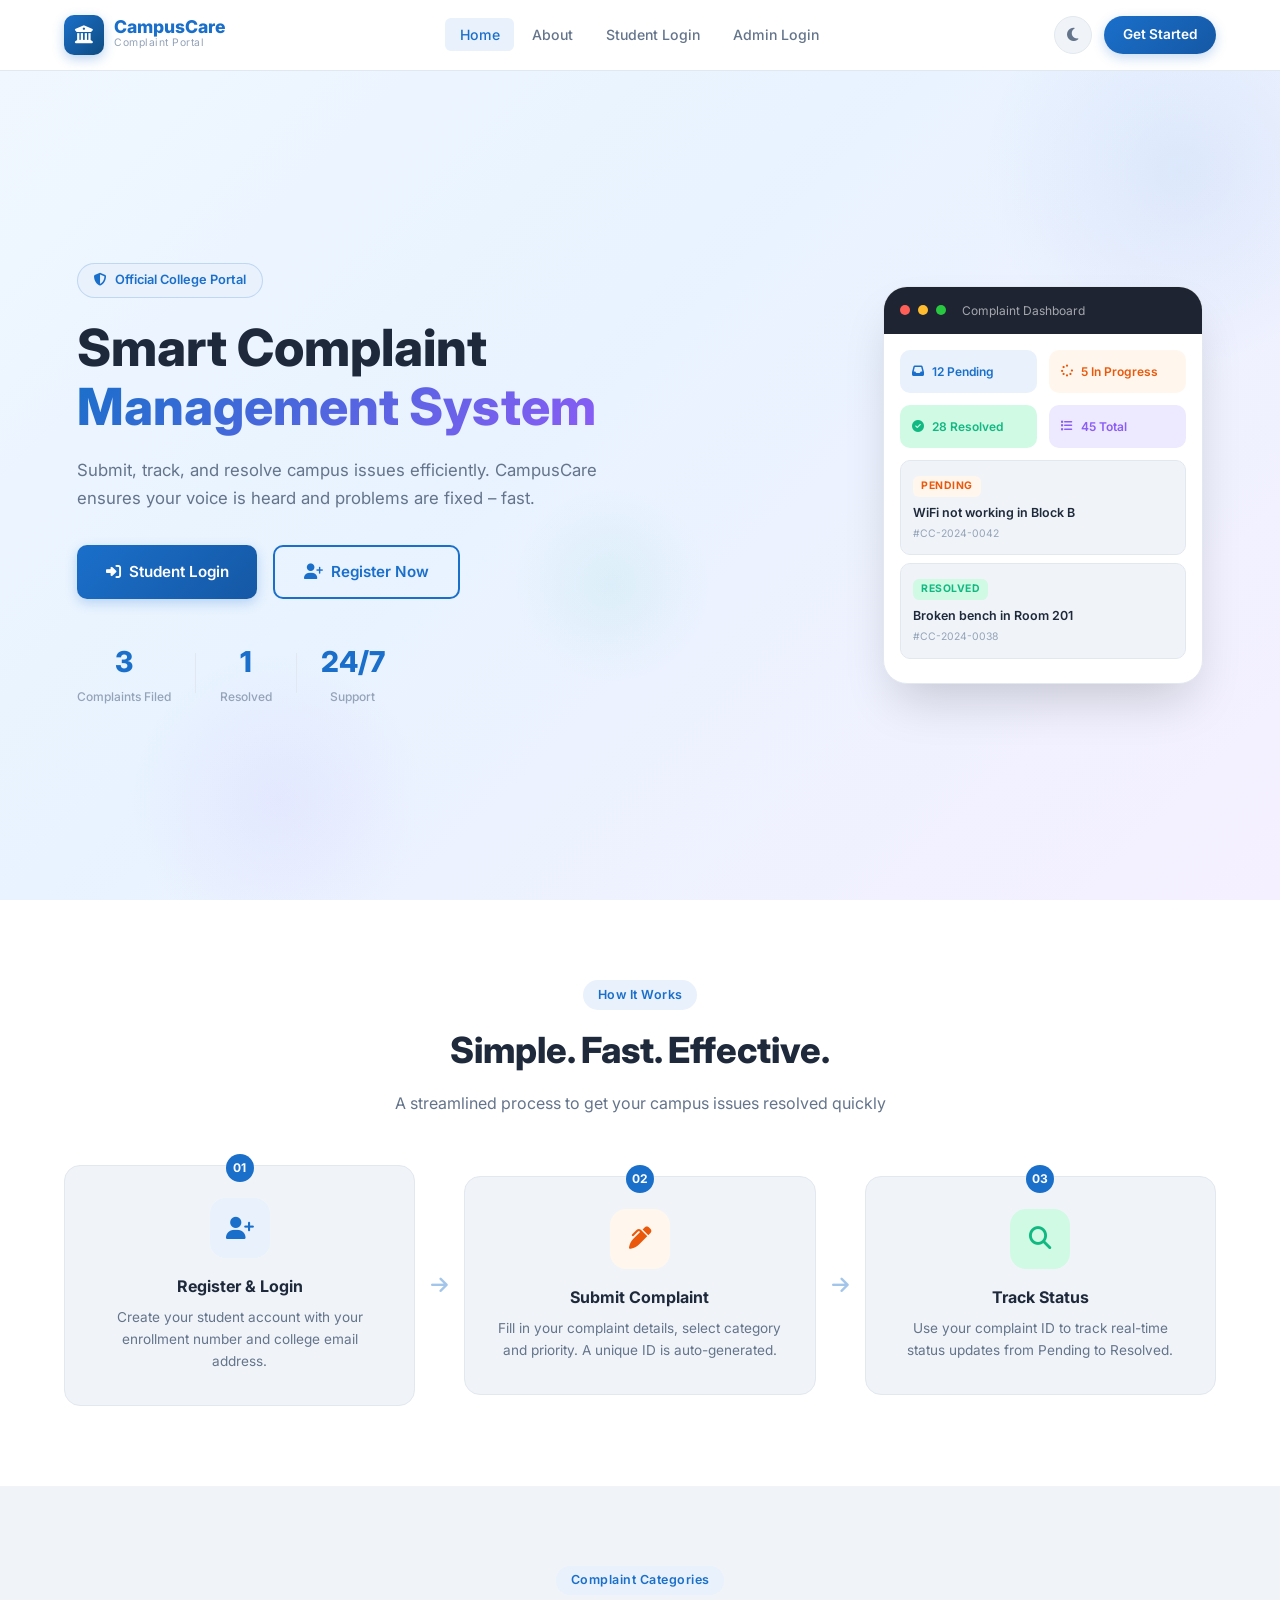
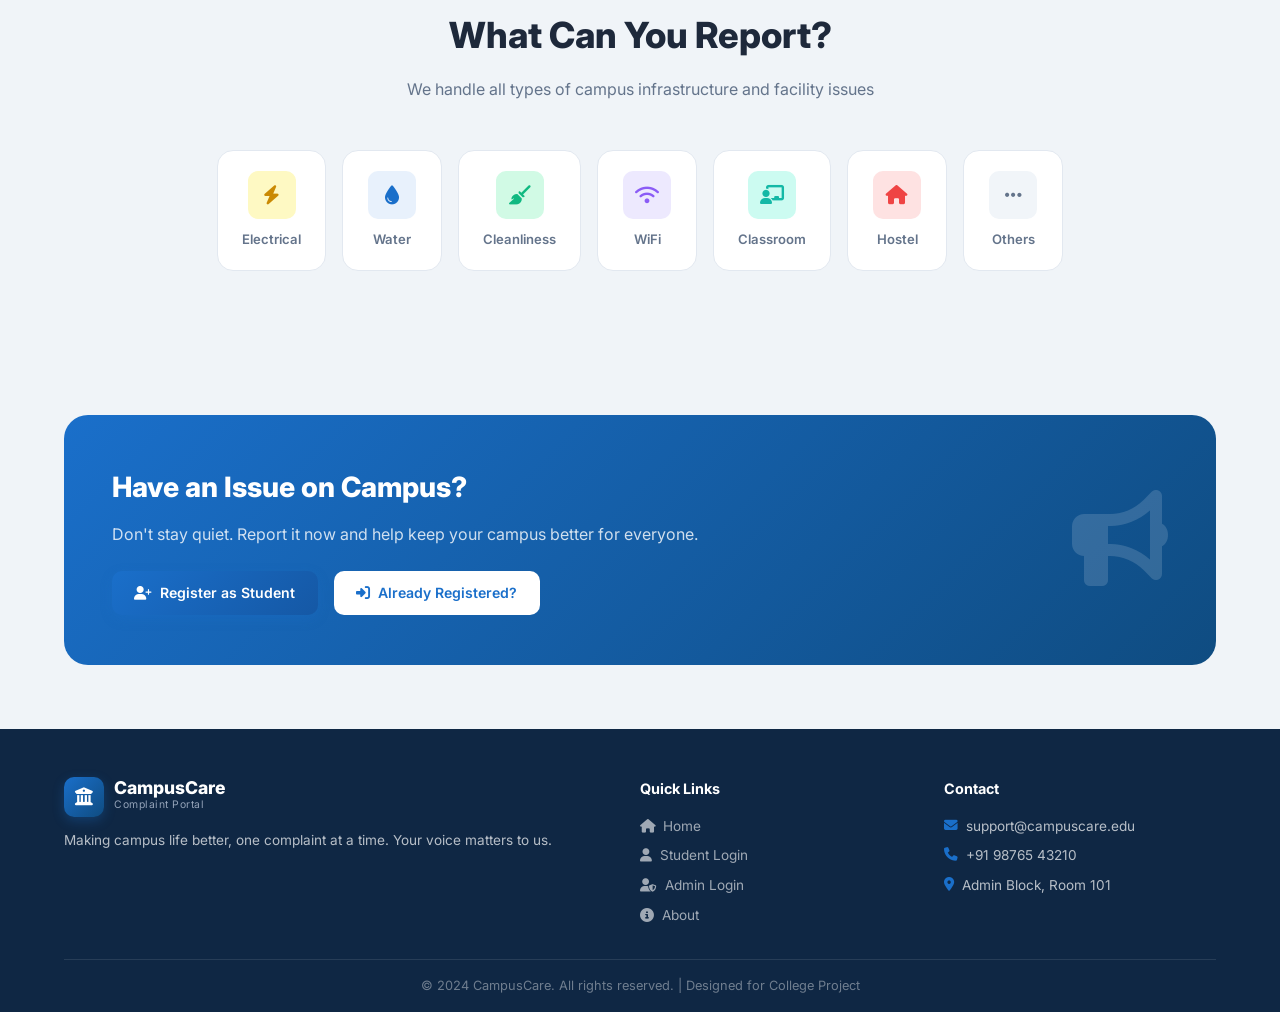
<file: index.html>
<!DOCTYPE html>
<html lang="en">
<head>
  <meta charset="UTF-8" />
  <meta name="viewport" content="width=device-width, initial-scale=1.0"/>
  <title>CampusCare – Smart Complaint Management System</title>
  <meta name="description" content="CampusCare is the official complaint management portal for college students. Submit, track and resolve campus issues efficiently."/>
  <link rel="stylesheet" href="style.css"/>
  <link href="https://fonts.googleapis.com/css2?family=Inter:wght@300;400;500;600;700;800&display=swap" rel="stylesheet"/>
  <link rel="stylesheet" href="https://cdnjs.cloudflare.com/ajax/libs/font-awesome/6.4.0/css/all.min.css"/>
</head>
<body class="home-page">

  <!-- Navbar -->
  <nav class="navbar" id="navbar">
    <div class="nav-container">
      <a href="index.html" class="nav-brand">
        <div class="brand-icon"><i class="fas fa-university"></i></div>
        <div class="brand-text">
          <span class="brand-name">CampusCare</span>
          <span class="brand-sub">Complaint Portal</span>
        </div>
      </a>
      <ul class="nav-links" id="navLinks">
        <li><a href="index.html" class="active">Home</a></li>
        <li><a href="about.html">About</a></li>
        <li><a href="student-login.html">Student Login</a></li>
        <li><a href="admin-login.html">Admin Login</a></li>
      </ul>
      <div class="nav-actions">
        <button class="btn-dark-toggle" id="darkToggle" title="Toggle Dark Mode">
          <i class="fas fa-moon"></i>
        </button>
        <a href="student-login.html" class="btn-nav-cta">Get Started</a>
        <button class="hamburger" id="hamburger">
          <span></span><span></span><span></span>
        </button>
      </div>
    </div>
  </nav>

  <!-- Hero Section -->
  <section class="hero">
    <div class="hero-bg-shapes">
      <div class="shape shape-1"></div>
      <div class="shape shape-2"></div>
      <div class="shape shape-3"></div>
    </div>
    <div class="hero-content">
      <div class="hero-badge"><i class="fas fa-shield-alt"></i> Official College Portal</div>
      <h1 class="hero-title">Smart Complaint<br><span class="highlight">Management System</span></h1>
      <p class="hero-desc">Submit, track, and resolve campus issues efficiently. CampusCare ensures your voice is heard and problems are fixed – fast.</p>
      <div class="hero-actions">
        <a href="student-login.html" class="btn-primary">
          <i class="fas fa-sign-in-alt"></i> Student Login
        </a>
        <a href="student-register.html" class="btn-outline">
          <i class="fas fa-user-plus"></i> Register Now
        </a>
      </div>
      <div class="hero-stats">
        <div class="stat-item" id="statComplaints">
          <span class="stat-num" data-target="0">0</span>
          <span class="stat-label">Complaints Filed</span>
        </div>
        <div class="stat-divider"></div>
        <div class="stat-item" id="statResolved">
          <span class="stat-num" data-target="0">0</span>
          <span class="stat-label">Resolved</span>
        </div>
        <div class="stat-divider"></div>
        <div class="stat-item">
          <span class="stat-num">24/7</span>
          <span class="stat-label">Support</span>
        </div>
      </div>
    </div>
    <div class="hero-image">
      <div class="hero-card-mockup">
        <div class="mockup-header">
          <span class="dot red"></span><span class="dot yellow"></span><span class="dot green"></span>
          <span class="mockup-title">Complaint Dashboard</span>
        </div>
        <div class="mockup-body">
          <div class="mockup-stat-row">
            <div class="mockup-stat blue"><i class="fas fa-inbox"></i><span>12 Pending</span></div>
            <div class="mockup-stat orange"><i class="fas fa-spinner"></i><span>5 In Progress</span></div>
          </div>
          <div class="mockup-stat-row">
            <div class="mockup-stat green"><i class="fas fa-check-circle"></i><span>28 Resolved</span></div>
            <div class="mockup-stat purple"><i class="fas fa-list"></i><span>45 Total</span></div>
          </div>
          <div class="mockup-complaint">
            <div class="mockup-badge pending">PENDING</div>
            <div class="mockup-ctitle">WiFi not working in Block B</div>
            <div class="mockup-cid">#CC-2024-0042</div>
          </div>
          <div class="mockup-complaint">
            <div class="mockup-badge resolved">RESOLVED</div>
            <div class="mockup-ctitle">Broken bench in Room 201</div>
            <div class="mockup-cid">#CC-2024-0038</div>
          </div>
        </div>
      </div>
    </div>
  </section>

  <!-- Features Section -->
  <section class="features-section">
    <div class="container">
      <div class="section-header">
        <span class="section-tag">How It Works</span>
        <h2>Simple. Fast. Effective.</h2>
        <p>A streamlined process to get your campus issues resolved quickly</p>
      </div>
      <div class="steps-grid">
        <div class="step-card">
          <div class="step-num">01</div>
          <div class="step-icon blue"><i class="fas fa-user-plus"></i></div>
          <h3>Register & Login</h3>
          <p>Create your student account with your enrollment number and college email address.</p>
        </div>
        <div class="step-connector"><i class="fas fa-arrow-right"></i></div>
        <div class="step-card">
          <div class="step-num">02</div>
          <div class="step-icon orange"><i class="fas fa-pen-alt"></i></div>
          <h3>Submit Complaint</h3>
          <p>Fill in your complaint details, select category and priority. A unique ID is auto-generated.</p>
        </div>
        <div class="step-connector"><i class="fas fa-arrow-right"></i></div>
        <div class="step-card">
          <div class="step-num">03</div>
          <div class="step-icon green"><i class="fas fa-search"></i></div>
          <h3>Track Status</h3>
          <p>Use your complaint ID to track real-time status updates from Pending to Resolved.</p>
        </div>
      </div>
    </div>
  </section>

  <!-- Categories Section -->
  <section class="categories-section">
    <div class="container">
      <div class="section-header">
        <span class="section-tag">Complaint Categories</span>
        <h2>What Can You Report?</h2>
        <p>We handle all types of campus infrastructure and facility issues</p>
      </div>
      <div class="categories-grid">
        <div class="cat-card" data-cat="Electrical">
          <div class="cat-icon yellow"><i class="fas fa-bolt"></i></div>
          <span>Electrical</span>
        </div>
        <div class="cat-card" data-cat="Water">
          <div class="cat-icon blue"><i class="fas fa-tint"></i></div>
          <span>Water</span>
        </div>
        <div class="cat-card" data-cat="Cleanliness">
          <div class="cat-icon green"><i class="fas fa-broom"></i></div>
          <span>Cleanliness</span>
        </div>
        <div class="cat-card" data-cat="WiFi">
          <div class="cat-icon purple"><i class="fas fa-wifi"></i></div>
          <span>WiFi</span>
        </div>
        <div class="cat-card" data-cat="Classroom">
          <div class="cat-icon teal"><i class="fas fa-chalkboard-teacher"></i></div>
          <span>Classroom</span>
        </div>
        <div class="cat-card" data-cat="Hostel">
          <div class="cat-icon red"><i class="fas fa-home"></i></div>
          <span>Hostel</span>
        </div>
        <div class="cat-card" data-cat="Others">
          <div class="cat-icon gray"><i class="fas fa-ellipsis-h"></i></div>
          <span>Others</span>
        </div>
      </div>
    </div>
  </section>

  <!-- CTA Section -->
  <section class="cta-section">
    <div class="container">
      <div class="cta-box">
        <div class="cta-content">
          <h2>Have an Issue on Campus?</h2>
          <p>Don't stay quiet. Report it now and help keep your campus better for everyone.</p>
          <div class="cta-actions">
            <a href="student-register.html" class="btn-primary">
              <i class="fas fa-user-plus"></i> Register as Student
            </a>
            <a href="student-login.html" class="btn-white">
              <i class="fas fa-sign-in-alt"></i> Already Registered?
            </a>
          </div>
        </div>
        <div class="cta-image">
          <i class="fas fa-bullhorn"></i>
        </div>
      </div>
    </div>
  </section>

  <!-- Footer -->
  <footer class="footer">
    <div class="container">
      <div class="footer-grid">
        <div class="footer-brand">
          <div class="nav-brand">
            <div class="brand-icon"><i class="fas fa-university"></i></div>
            <div class="brand-text">
              <span class="brand-name">CampusCare</span>
              <span class="brand-sub">Complaint Portal</span>
            </div>
          </div>
          <p>Making campus life better, one complaint at a time. Your voice matters to us.</p>
        </div>
        <div class="footer-links">
          <h4>Quick Links</h4>
          <ul>
            <li><a href="index.html"><i class="fas fa-home"></i> Home</a></li>
            <li><a href="student-login.html"><i class="fas fa-user"></i> Student Login</a></li>
            <li><a href="admin-login.html"><i class="fas fa-user-shield"></i> Admin Login</a></li>
            <li><a href="about.html"><i class="fas fa-info-circle"></i> About</a></li>
          </ul>
        </div>
        <div class="footer-contact">
          <h4>Contact</h4>
          <p><i class="fas fa-envelope"></i> support@campuscare.edu</p>
          <p><i class="fas fa-phone"></i> +91 98765 43210</p>
          <p><i class="fas fa-map-marker-alt"></i> Admin Block, Room 101</p>
        </div>
      </div>
      <div class="footer-bottom">
        <p>&copy; 2024 CampusCare. All rights reserved. | Designed for College Project</p>
      </div>
    </div>
  </footer>

  <script src="script.js"></script>
</body>
</html>
</file>
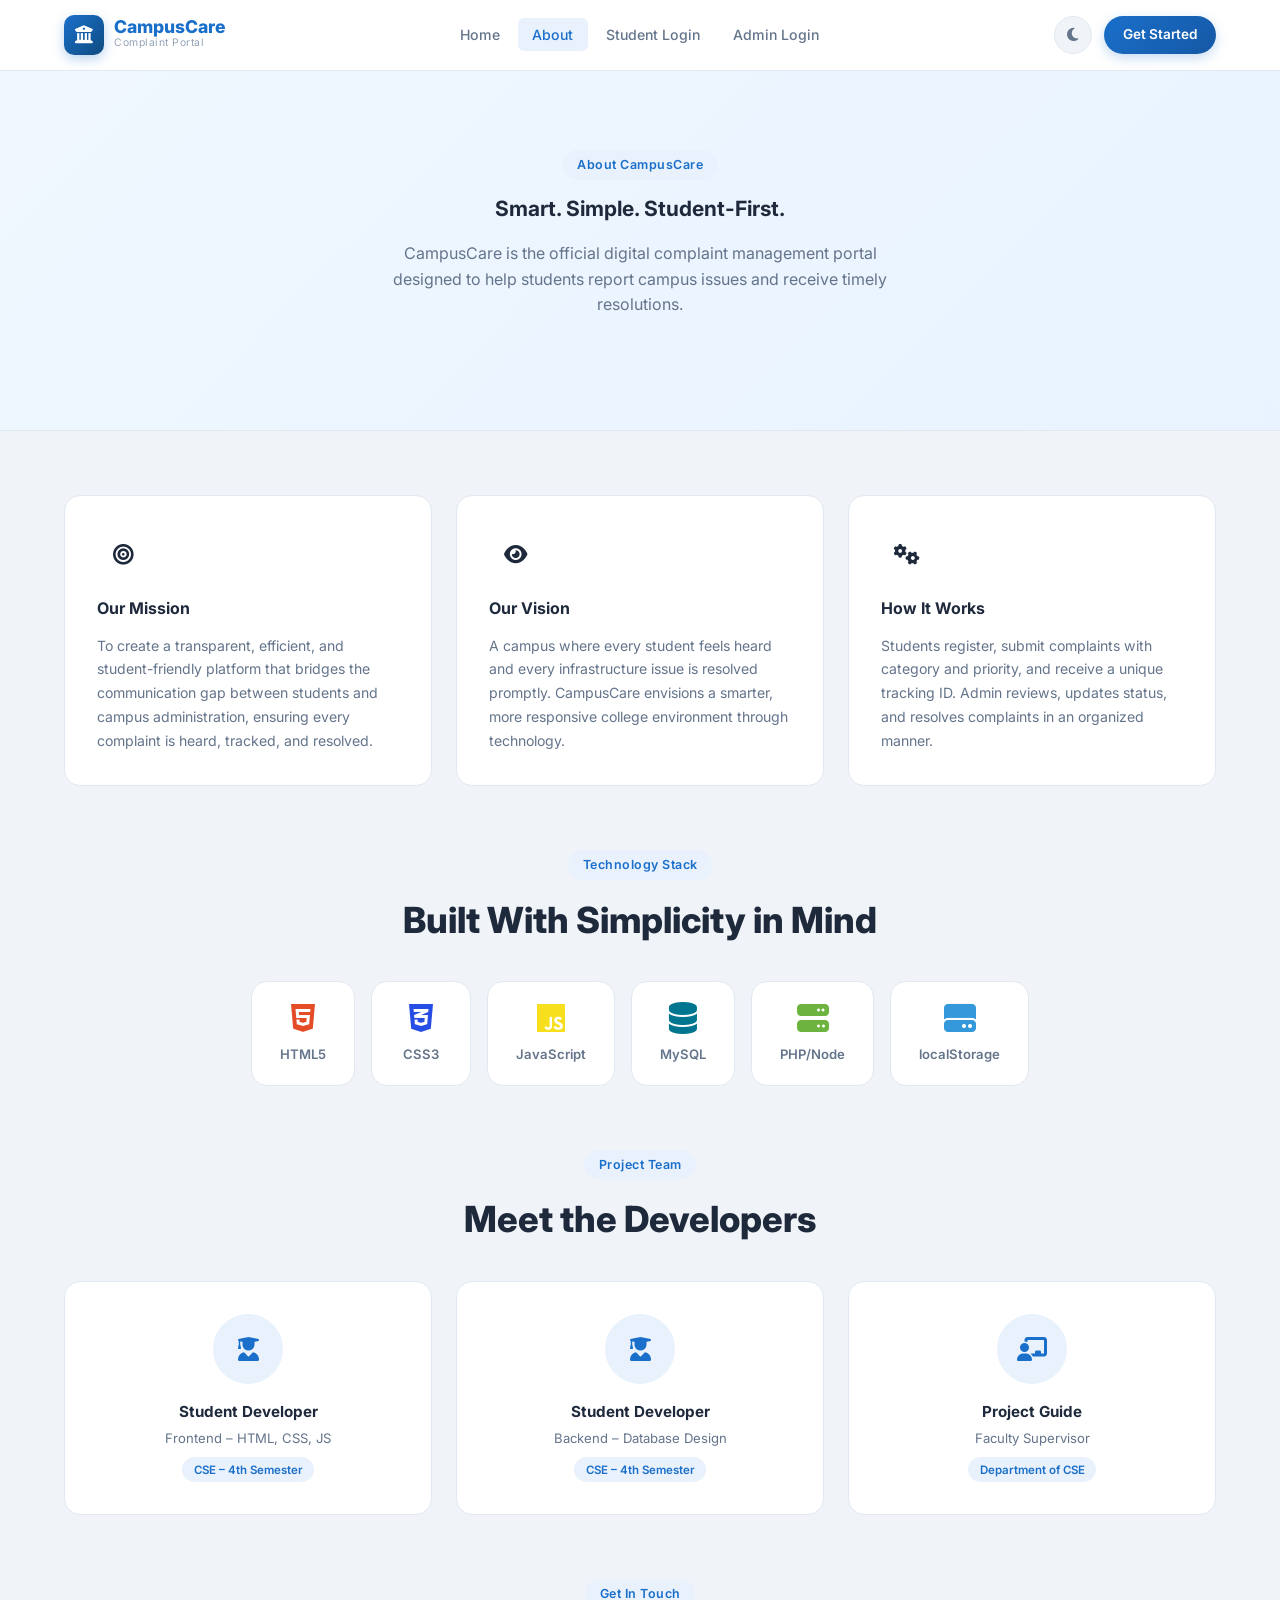
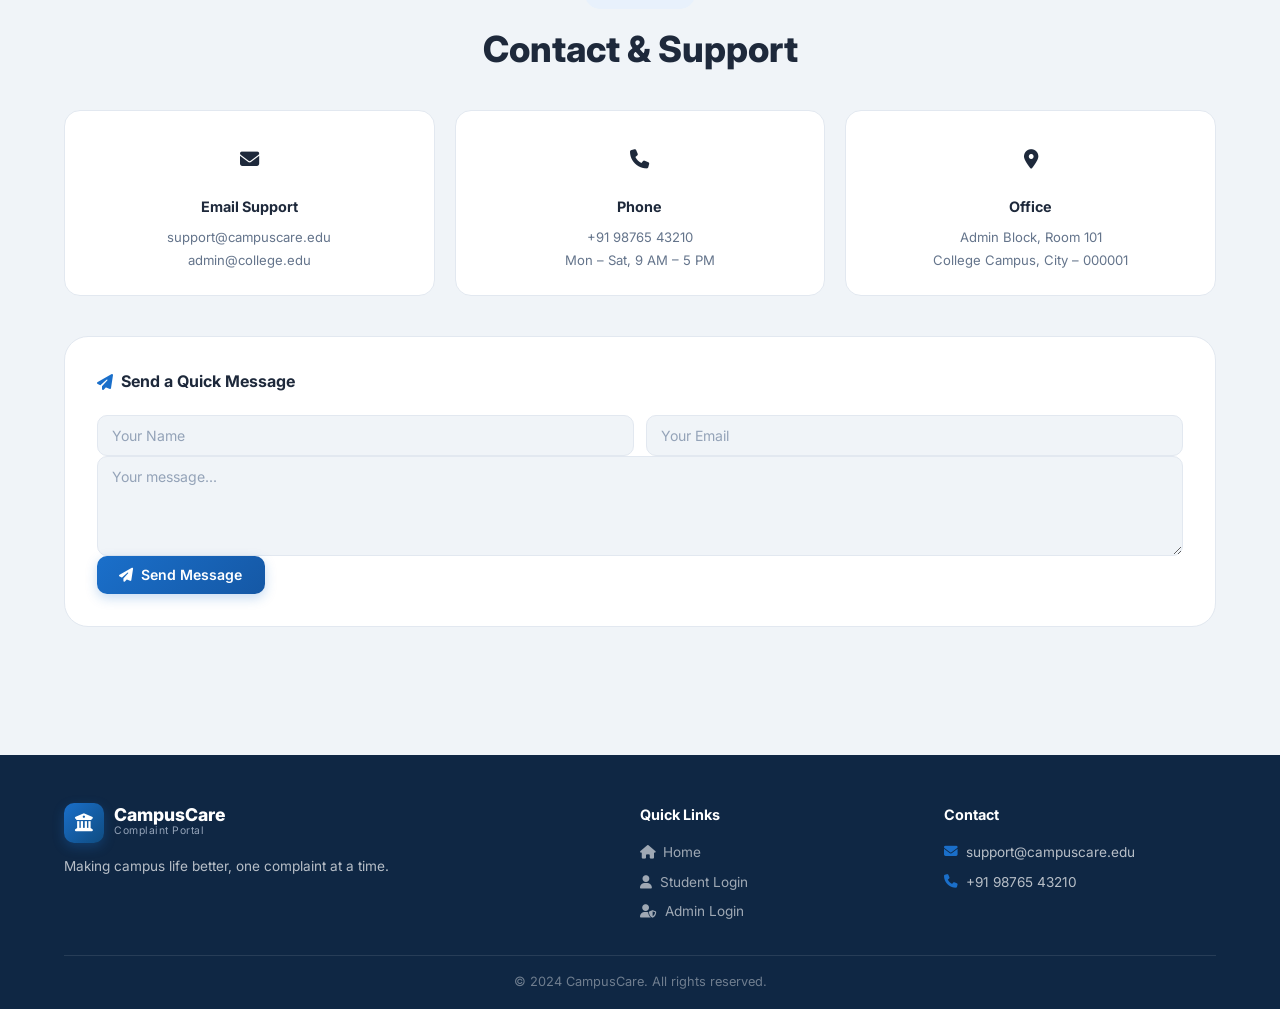
<file: about.html>
<!DOCTYPE html>
<html lang="en">
<head>
  <meta charset="UTF-8"/>
  <meta name="viewport" content="width=device-width, initial-scale=1.0"/>
  <title>About – CampusCare</title>
  <meta name="description" content="Learn about CampusCare, the official smart complaint management system for college students."/>
  <link rel="stylesheet" href="style.css"/>
  <link href="https://fonts.googleapis.com/css2?family=Inter:wght@300;400;500;600;700;800&display=swap" rel="stylesheet"/>
  <link rel="stylesheet" href="https://cdnjs.cloudflare.com/ajax/libs/font-awesome/6.4.0/css/all.min.css"/>
</head>
<body class="home-page">

  <nav class="navbar" id="navbar">
    <div class="nav-container">
      <a href="index.html" class="nav-brand">
        <div class="brand-icon"><i class="fas fa-university"></i></div>
        <div class="brand-text">
          <span class="brand-name">CampusCare</span>
          <span class="brand-sub">Complaint Portal</span>
        </div>
      </a>
      <ul class="nav-links" id="navLinks">
        <li><a href="index.html">Home</a></li>
        <li><a href="about.html" class="active">About</a></li>
        <li><a href="student-login.html">Student Login</a></li>
        <li><a href="admin-login.html">Admin Login</a></li>
      </ul>
      <div class="nav-actions">
        <button class="btn-dark-toggle" id="darkToggle" title="Toggle Dark Mode">
          <i class="fas fa-moon"></i>
        </button>
        <a href="student-login.html" class="btn-nav-cta">Get Started</a>
        <button class="hamburger" id="hamburger">
          <span></span><span></span><span></span>
        </button>
      </div>
    </div>
  </nav>

  <!-- About Hero -->
  <section class="about-hero">
    <div class="container">
      <div class="section-header">
        <span class="section-tag">About CampusCare</span>
        <h1>Smart. Simple. Student-First.</h1>
        <p>CampusCare is the official digital complaint management portal designed to help students report campus issues and receive timely resolutions.</p>
      </div>
    </div>
  </section>

  <!-- About Content -->
  <section class="about-content-section">
    <div class="container">
      <div class="about-grid">
        <div class="about-text-card">
          <div class="about-icon blue"><i class="fas fa-bullseye"></i></div>
          <h3>Our Mission</h3>
          <p>To create a transparent, efficient, and student-friendly platform that bridges the communication gap between students and campus administration, ensuring every complaint is heard, tracked, and resolved.</p>
        </div>
        <div class="about-text-card">
          <div class="about-icon green"><i class="fas fa-eye"></i></div>
          <h3>Our Vision</h3>
          <p>A campus where every student feels heard and every infrastructure issue is resolved promptly. CampusCare envisions a smarter, more responsive college environment through technology.</p>
        </div>
        <div class="about-text-card">
          <div class="about-icon purple"><i class="fas fa-cogs"></i></div>
          <h3>How It Works</h3>
          <p>Students register, submit complaints with category and priority, and receive a unique tracking ID. Admin reviews, updates status, and resolves complaints in an organized manner.</p>
        </div>
      </div>

      <!-- Tech Stack -->
      <div class="tech-section">
        <div class="section-header" style="margin-bottom: 2rem;">
          <span class="section-tag">Technology Stack</span>
          <h2>Built With Simplicity in Mind</h2>
        </div>
        <div class="tech-grid">
          <div class="tech-card">
            <i class="fab fa-html5" style="color:#e34c26;"></i>
            <span>HTML5</span>
          </div>
          <div class="tech-card">
            <i class="fab fa-css3-alt" style="color:#264de4;"></i>
            <span>CSS3</span>
          </div>
          <div class="tech-card">
            <i class="fab fa-js" style="color:#f7df1e;"></i>
            <span>JavaScript</span>
          </div>
          <div class="tech-card">
            <i class="fas fa-database" style="color:#00758f;"></i>
            <span>MySQL</span>
          </div>
          <div class="tech-card">
            <i class="fas fa-server" style="color:#6db33f;"></i>
            <span>PHP/Node</span>
          </div>
          <div class="tech-card">
            <i class="fas fa-hdd" style="color:#3498db;"></i>
            <span>localStorage</span>
          </div>
        </div>
      </div>

      <!-- Team -->
      <div class="team-section">
        <div class="section-header" style="margin-bottom: 2rem;">
          <span class="section-tag">Project Team</span>
          <h2>Meet the Developers</h2>
        </div>
        <div class="team-grid">
          <div class="team-card">
            <div class="team-avatar"><i class="fas fa-user-graduate"></i></div>
            <h4>Student Developer</h4>
            <p>Frontend – HTML, CSS, JS</p>
            <span class="team-dept">CSE – 4th Semester</span>
          </div>
          <div class="team-card">
            <div class="team-avatar"><i class="fas fa-user-graduate"></i></div>
            <h4>Student Developer</h4>
            <p>Backend – Database Design</p>
            <span class="team-dept">CSE – 4th Semester</span>
          </div>
          <div class="team-card">
            <div class="team-avatar"><i class="fas fa-chalkboard-teacher"></i></div>
            <h4>Project Guide</h4>
            <p>Faculty Supervisor</p>
            <span class="team-dept">Department of CSE</span>
          </div>
        </div>
      </div>

      <!-- Contact -->
      <div class="contact-section">
        <div class="section-header" style="margin-bottom: 2rem;">
          <span class="section-tag">Get In Touch</span>
          <h2>Contact & Support</h2>
        </div>
        <div class="contact-grid">
          <div class="contact-card">
            <div class="contact-icon blue"><i class="fas fa-envelope"></i></div>
            <h4>Email Support</h4>
            <p>support@campuscare.edu</p>
            <p>admin@college.edu</p>
          </div>
          <div class="contact-card">
            <div class="contact-icon green"><i class="fas fa-phone"></i></div>
            <h4>Phone</h4>
            <p>+91 98765 43210</p>
            <p>Mon – Sat, 9 AM – 5 PM</p>
          </div>
          <div class="contact-card">
            <div class="contact-icon orange"><i class="fas fa-map-marker-alt"></i></div>
            <h4>Office</h4>
            <p>Admin Block, Room 101</p>
            <p>College Campus, City – 000001</p>
          </div>
        </div>

        <!-- Quick Message Form -->
        <div class="quick-contact-form">
          <h3><i class="fas fa-paper-plane"></i> Send a Quick Message</h3>
          <form id="contactForm" novalidate>
            <div class="form-row">
              <div class="form-group">
                <input type="text" id="contactName" placeholder="Your Name" required/>
              </div>
              <div class="form-group">
                <input type="email" id="contactEmail" placeholder="Your Email" required/>
              </div>
            </div>
            <div class="form-group">
              <textarea rows="4" id="contactMessage" placeholder="Your message..."></textarea>
            </div>
            <button type="submit" class="btn-primary"><i class="fas fa-paper-plane"></i> Send Message</button>
          </form>
          <div class="alert alert-success" id="contactSuccess" style="display:none;">
            <i class="fas fa-check-circle"></i> Message sent successfully! We'll get back to you soon.
          </div>
        </div>
      </div>
    </div>
  </section>

  <!-- Footer -->
  <footer class="footer">
    <div class="container">
      <div class="footer-grid">
        <div class="footer-brand">
          <div class="nav-brand">
            <div class="brand-icon"><i class="fas fa-university"></i></div>
            <div class="brand-text">
              <span class="brand-name">CampusCare</span>
              <span class="brand-sub">Complaint Portal</span>
            </div>
          </div>
          <p>Making campus life better, one complaint at a time.</p>
        </div>
        <div class="footer-links">
          <h4>Quick Links</h4>
          <ul>
            <li><a href="index.html"><i class="fas fa-home"></i> Home</a></li>
            <li><a href="student-login.html"><i class="fas fa-user"></i> Student Login</a></li>
            <li><a href="admin-login.html"><i class="fas fa-user-shield"></i> Admin Login</a></li>
          </ul>
        </div>
        <div class="footer-contact">
          <h4>Contact</h4>
          <p><i class="fas fa-envelope"></i> support@campuscare.edu</p>
          <p><i class="fas fa-phone"></i> +91 98765 43210</p>
        </div>
      </div>
      <div class="footer-bottom">
        <p>&copy; 2024 CampusCare. All rights reserved.</p>
      </div>
    </div>
  </footer>

  <script src="script.js"></script>
</body>
</html>
</file>
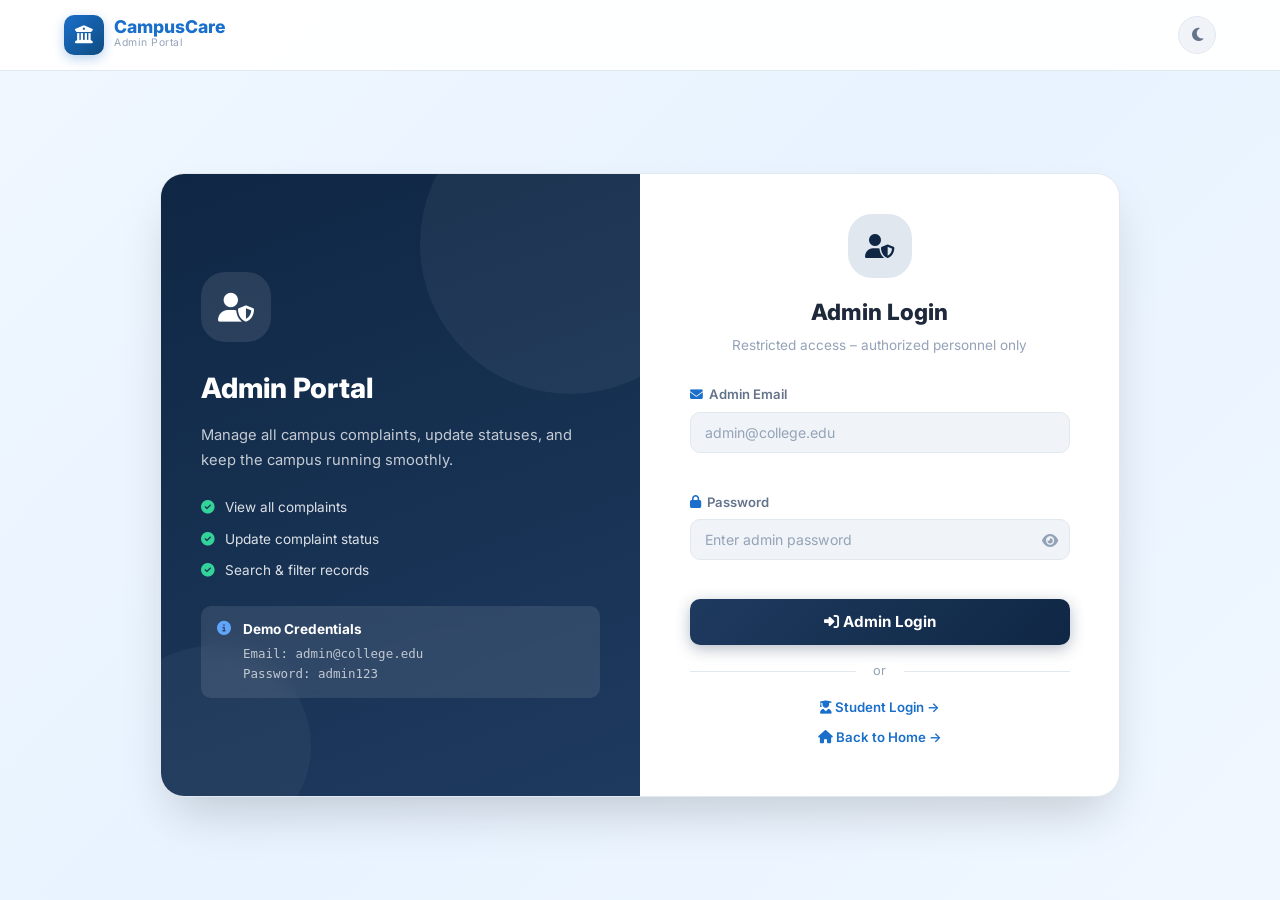
<file: admin-dashboard.html>
<!DOCTYPE html>
<html lang="en">
<head>
  <meta charset="UTF-8"/>
  <meta name="viewport" content="width=device-width, initial-scale=1.0"/>
  <title>Admin Dashboard – CampusCare</title>
  <link rel="stylesheet" href="style.css"/>
  <link href="https://fonts.googleapis.com/css2?family=Inter:wght@300;400;500;600;700;800&display=swap" rel="stylesheet"/>
  <link rel="stylesheet" href="https://cdnjs.cloudflare.com/ajax/libs/font-awesome/6.4.0/css/all.min.css"/>
</head>
<body class="dashboard-page admin-dashboard-page" id="adminDashboardPage">

  <!-- Admin Sidebar -->
  <aside class="sidebar admin-sidebar" id="sidebar">
    <div class="sidebar-header">
      <div class="sidebar-brand">
        <div class="brand-icon small"><i class="fas fa-university"></i></div>
        <div class="brand-text">
          <span class="brand-name">CampusCare</span>
        </div>
      </div>
      <button class="sidebar-close" id="sidebarClose"><i class="fas fa-times"></i></button>
    </div>

    <div class="sidebar-user">
      <div class="sidebar-avatar admin-sb-avatar"><i class="fas fa-user-shield"></i></div>
      <div class="sidebar-user-info">
        <span class="sidebar-user-name">Administrator</span>
        <span class="sidebar-user-role admin-role">Super Admin</span>
      </div>
    </div>

    <nav class="sidebar-nav">
      <ul>
        <li class="nav-item active" data-page="overview">
          <a href="#overview"><i class="fas fa-th-large"></i> Overview</a>
        </li>
        <li class="nav-item" data-page="allcomplaints">
          <a href="#allcomplaints"><i class="fas fa-inbox"></i> All Complaints</a>
        </li>
        <li class="nav-item" data-page="escalated">
          <a href="#escalated"><i class="fas fa-level-up-alt"></i> Escalated <span class="sidebar-badge" id="adminEscalateBadge" style="display:none"></span></a>
        </li>
        <li class="nav-item" data-page="students">
          <a href="#students"><i class="fas fa-users"></i> Registered Students</a>
        </li>
        <li class="nav-item" data-page="reports">
          <a href="#reports"><i class="fas fa-chart-bar"></i> Reports</a>
        </li>
      </ul>
    </nav>

    <div class="sidebar-footer">
      <button class="btn-dark-toggle sidebar-dark-btn" id="darkToggle" title="Toggle Dark Mode">
        <i class="fas fa-moon"></i> Dark Mode
      </button>
      <button class="btn-logout admin-logout" id="adminLogout">
        <i class="fas fa-sign-out-alt"></i> Logout
      </button>
    </div>
  </aside>

  <!-- Main Content -->
  <div class="main-wrapper" id="mainWrapper">
    <header class="topbar admin-topbar">
      <button class="topbar-menu-btn" id="menuToggle"><i class="fas fa-bars"></i></button>
      <div class="topbar-title" id="topbarTitle">Admin Overview</div>
      <div class="topbar-actions">
        <div class="topbar-user">
          <div class="topbar-avatar admin-tb-avatar"><i class="fas fa-user-shield"></i></div>
          <span>Admin</span>
        </div>
      </div>
    </header>

    <main class="dashboard-content">

      <!-- ============ ADMIN OVERVIEW ============ -->
      <section class="dash-page active" id="page-overview">
        <div class="page-header">
          <h2>Admin Dashboard Overview</h2>
          <p class="page-subtitle">Complete view of all campus complaints and system statistics.</p>
        </div>

        <div class="stats-grid">
          <div class="stat-card blue">
            <div class="stat-card-icon"><i class="fas fa-inbox"></i></div>
            <div class="stat-card-info">
              <span class="stat-card-num" id="adminStatTotal">0</span>
              <span class="stat-card-label">Total Complaints</span>
            </div>
          </div>
          <div class="stat-card orange">
            <div class="stat-card-icon"><i class="fas fa-clock"></i></div>
            <div class="stat-card-info">
              <span class="stat-card-num" id="adminStatPending">0</span>
              <span class="stat-card-label">Pending</span>
            </div>
          </div>
          <div class="stat-card teal">
            <div class="stat-card-icon"><i class="fas fa-spinner"></i></div>
            <div class="stat-card-info">
              <span class="stat-card-num" id="adminStatInProgress">0</span>
              <span class="stat-card-label">In Progress</span>
            </div>
          </div>
          <div class="stat-card green">
            <div class="stat-card-icon"><i class="fas fa-check-circle"></i></div>
            <div class="stat-card-info">
              <span class="stat-card-num" id="adminStatResolved">0</span>
              <span class="stat-card-label">Resolved</span>
            </div>
          </div>
          <div class="stat-card purple">
            <div class="stat-card-icon"><i class="fas fa-users"></i></div>
            <div class="stat-card-info">
              <span class="stat-card-num" id="adminStatStudents">0</span>
              <span class="stat-card-label">Registered Students</span>
            </div>
          </div>
        </div>

        <!-- Category Breakdown -->
        <div class="dash-section">
          <div class="dash-section-header">
            <h3><i class="fas fa-chart-pie"></i> Complaints by Category</h3>
          </div>
          <div class="category-breakdown" id="categoryBreakdown">
            <!-- Filled by JS -->
          </div>
        </div>

        <!-- Recent Complaints (Admin view) -->
        <div class="dash-section">
          <div class="dash-section-header">
            <h3><i class="fas fa-history"></i> Recent Complaints</h3>
            <button class="btn-link" onclick="switchPage('allcomplaints')">View All <i class="fas fa-arrow-right"></i></button>
          </div>
          <div class="complaints-table-wrap">
            <table class="complaints-table">
              <thead>
                <tr>
                  <th>ID</th>
                  <th>Student</th>
                  <th>Title</th>
                  <th>Category</th>
                  <th>Priority</th>
                  <th>Date</th>
                  <th>Status</th>
                  <th>Flags</th>
                  <th>Actions</th>
                </tr>
              </thead>
              <tbody id="adminRecentBody">
                <tr><td colspan="8" class="empty-row"><i class="fas fa-inbox"></i> No complaints yet</td></tr>
              </tbody>
            </table>
          </div>
        </div>
      </section>

      <!-- ============ ALL COMPLAINTS ============ -->
      <section class="dash-page" id="page-allcomplaints">
        <div class="page-header">
          <h2><i class="fas fa-inbox"></i> All Complaints</h2>
          <p class="page-subtitle">View, update, and manage all submitted complaints</p>
        </div>

        <!-- Admin Filter Bar -->
        <div class="filter-bar">
          <div class="filter-group">
            <i class="fas fa-filter"></i>
            <select id="adminFilterStatus">
              <option value="">All Status</option>
              <option value="Pending">Pending</option>
              <option value="In Progress">In Progress</option>
              <option value="Resolved">Resolved</option>
            </select>
          </div>
          <div class="filter-group">
            <i class="fas fa-tag"></i>
            <select id="adminFilterCategory">
              <option value="">All Categories</option>
              <option value="Electrical">Electrical</option>
              <option value="Water">Water</option>
              <option value="Cleanliness">Cleanliness</option>
              <option value="WiFi">WiFi</option>
              <option value="Classroom">Classroom</option>
              <option value="Hostel">Hostel</option>
              <option value="Others">Others</option>
            </select>
          </div>
          <div class="filter-group">
            <i class="fas fa-exclamation-triangle"></i>
            <select id="adminFilterPriority">
              <option value="">All Priorities</option>
              <option value="Low">Low</option>
              <option value="Medium">Medium</option>
              <option value="High">High</option>
              <option value="Urgent">Urgent</option>
            </select>
          </div>
          <div class="search-group">
            <i class="fas fa-search"></i>
            <input type="text" id="adminSearchComplaints" placeholder="Search by ID, title, student..."/>
          </div>
        </div>

        <div class="complaints-table-wrap">
          <table class="complaints-table admin-table">
            <thead>
              <tr>
                <th>ID</th>
                <th>Student</th>
                <th>Title</th>
                <th>Category</th>
                <th>Priority</th>
                <th>Date</th>
                <th>Status</th>
                <th>Flags</th>
                <th>Actions</th>
              </tr>
            </thead>
            <tbody id="adminAllComplaintsBody">
              <tr><td colspan="8" class="empty-row"><i class="fas fa-inbox"></i> No complaints yet</td></tr>
            </tbody>
          </table>
        </div>
      </section>

      <!-- ============ ESCALATED COMPLAINTS (ADMIN) ============ -->
      <section class="dash-page" id="page-escalated">
        <div class="page-header">
          <h2><i class="fas fa-level-up-alt"></i> Escalated Complaints</h2>
          <p class="page-subtitle">Complaints escalated by students to higher authority — require priority attention</p>
        </div>
        <div class="escalation-info-banner admin-escalation-banner">
          <i class="fas fa-exclamation-triangle"></i>
          <div>
            <strong>Action Required</strong>
            <p>These complaints have been escalated directly to you. Please review and update the status within 24 hours.</p>
          </div>
        </div>
        <div class="complaints-table-wrap">
          <table class="complaints-table">
            <thead>
              <tr>
                <th>Complaint ID</th>
                <th>Student</th>
                <th>Title</th>
                <th>Escalated To</th>
                <th>Priority</th>
                <th>Date</th>
                <th>Status</th>
                <th>Photos</th>
                <th>Actions</th>
              </tr>
            </thead>
            <tbody id="adminEscalatedBody">
              <tr><td colspan="9" class="empty-row"><i class="fas fa-level-up-alt"></i><br>No escalated complaints</td></tr>
            </tbody>
          </table>
        </div>
      </section>

      <!-- ============ STUDENTS ============ -->
      <section class="dash-page" id="page-students">
        <div class="page-header">
          <h2><i class="fas fa-users"></i> Registered Students</h2>
          <p class="page-subtitle">All students registered on the CampusCare portal</p>
        </div>

        <div class="filter-bar">
          <div class="search-group">
            <i class="fas fa-search"></i>
            <input type="text" id="adminSearchStudents" placeholder="Search students by name, email, enrollment..."/>
          </div>
        </div>

        <div class="complaints-table-wrap">
          <table class="complaints-table">
            <thead>
              <tr>
                <th>#</th>
                <th>Name</th>
                <th>Enrollment No.</th>
                <th>Email</th>
                <th>Department</th>
                <th>Year</th>
                <th>Phone</th>
                <th>Registered On</th>
              </tr>
            </thead>
            <tbody id="studentsTableBody">
              <tr><td colspan="8" class="empty-row"><i class="fas fa-users"></i> No students registered yet</td></tr>
            </tbody>
          </table>
        </div>
      </section>

      <!-- ============ REPORTS ============ -->
      <section class="dash-page" id="page-reports">
        <div class="page-header">
          <h2><i class="fas fa-chart-bar"></i> Reports & Analytics</h2>
          <p class="page-subtitle">Summary statistics and complaint trends</p>
        </div>

        <div class="reports-grid">
          <div class="report-card">
            <h3><i class="fas fa-chart-pie"></i> Status Distribution</h3>
            <div id="statusChart" class="bar-chart-container">
              <!-- Filled by JS -->
            </div>
          </div>
          <div class="report-card">
            <h3><i class="fas fa-tag"></i> Complaints by Category</h3>
            <div id="categoryChart" class="bar-chart-container">
              <!-- Filled by JS -->
            </div>
          </div>
          <div class="report-card">
            <h3><i class="fas fa-exclamation-triangle"></i> Priority Breakdown</h3>
            <div id="priorityChart" class="bar-chart-container">
              <!-- Filled by JS -->
            </div>
          </div>
        </div>
      </section>
    </main>
  </div>

  <!-- Status Update Modal -->
  <div class="modal-overlay" id="modalOverlay" style="display:none;">
    <div class="modal-box">
      <div class="modal-header">
        <h3 id="modalTitle"><i class="fas fa-edit"></i> Manage Complaint</h3>
        <button class="modal-close" onclick="closeModal()"><i class="fas fa-times"></i></button>
      </div>
      <div class="modal-body" id="modalBody"></div>
    </div>
  </div>

  <!-- Notification -->
  <div class="notification-popup" id="notificationPopup" style="display:none;">
    <div class="notif-icon"><i class="fas fa-check-circle"></i></div>
    <div class="notif-content">
      <strong id="notifTitle">Done!</strong>
      <p id="notifMsg">Action completed successfully.</p>
    </div>
    <button class="notif-close" onclick="closeNotification()"><i class="fas fa-times"></i></button>
  </div>

  <!-- Sidebar Overlay -->
  <div class="sidebar-overlay" id="sidebarOverlay"></div>

  <script src="script.js"></script>
</body>
</html>
</file>
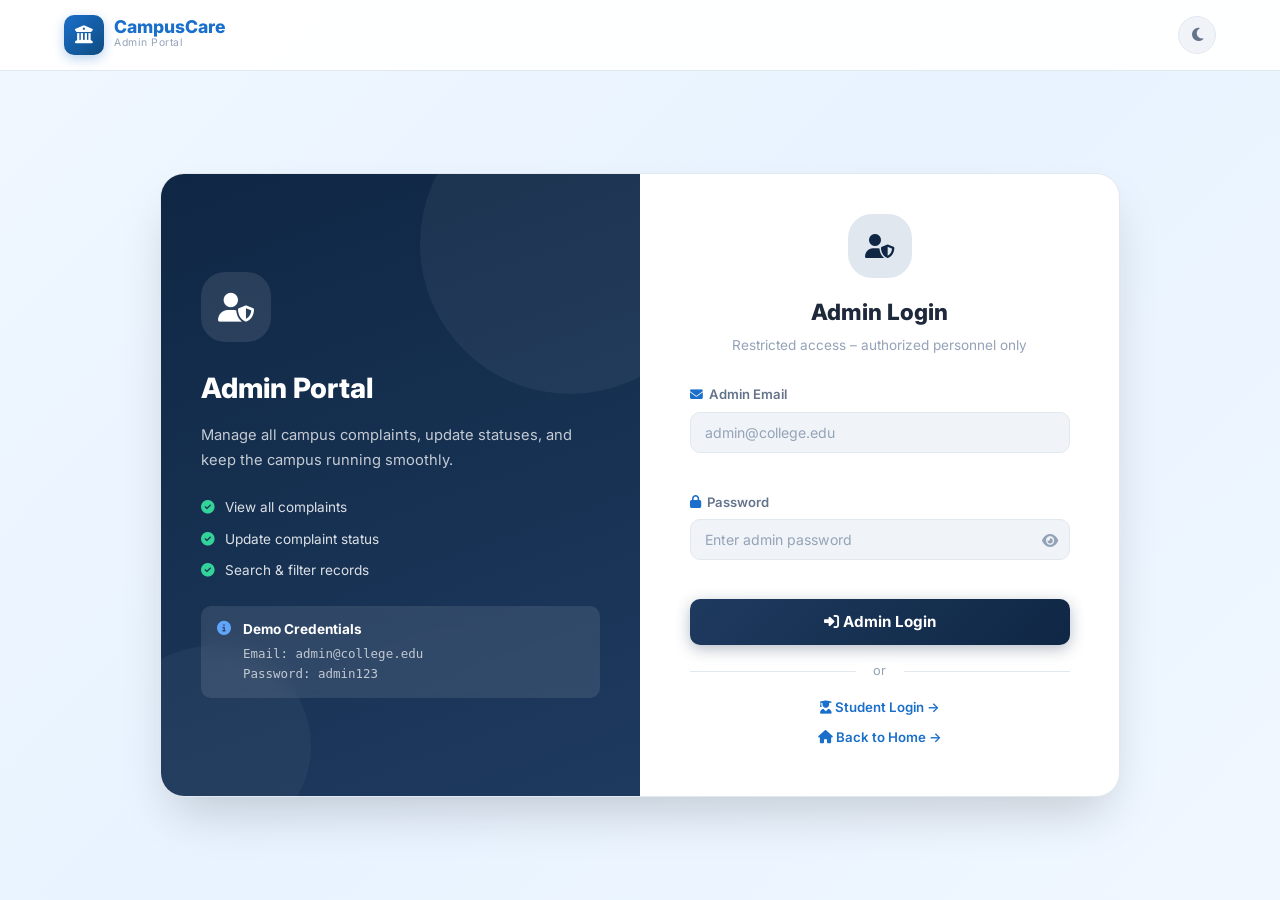
<file: admin-login.html>
<!DOCTYPE html>
<html lang="en">
<head>
  <meta charset="UTF-8"/>
  <meta name="viewport" content="width=device-width, initial-scale=1.0"/>
  <title>Admin Login – CampusCare</title>
  <link rel="stylesheet" href="style.css"/>
  <link href="https://fonts.googleapis.com/css2?family=Inter:wght@300;400;500;600;700;800&display=swap" rel="stylesheet"/>
  <link rel="stylesheet" href="https://cdnjs.cloudflare.com/ajax/libs/font-awesome/6.4.0/css/all.min.css"/>
</head>
<body class="auth-page admin-auth-page">

  <nav class="navbar" id="navbar">
    <div class="nav-container">
      <a href="index.html" class="nav-brand">
        <div class="brand-icon"><i class="fas fa-university"></i></div>
        <div class="brand-text">
          <span class="brand-name">CampusCare</span>
          <span class="brand-sub">Admin Portal</span>
        </div>
      </a>
      <div class="nav-actions">
        <button class="btn-dark-toggle" id="darkToggle" title="Toggle Dark Mode">
          <i class="fas fa-moon"></i>
        </button>
      </div>
    </div>
  </nav>

  <main class="auth-main">
    <div class="auth-container">
      <div class="auth-left admin-auth-left">
        <div class="auth-left-content">
          <div class="auth-left-icon admin-icon"><i class="fas fa-user-shield"></i></div>
          <h2>Admin Portal</h2>
          <p>Manage all campus complaints, update statuses, and keep the campus running smoothly.</p>
          <div class="auth-features">
            <div class="auth-feature"><i class="fas fa-check-circle"></i> View all complaints</div>
            <div class="auth-feature"><i class="fas fa-check-circle"></i> Update complaint status</div>
            <div class="auth-feature"><i class="fas fa-check-circle"></i> Search &amp; filter records</div>
          </div>
          <div class="admin-notice">
            <i class="fas fa-info-circle"></i>
            <div>
              <strong>Demo Credentials</strong>
              <p>Email: admin@college.edu<br/>Password: admin123</p>
            </div>
          </div>
        </div>
      </div>
      <div class="auth-right">
        <div class="auth-card">
          <div class="auth-card-header">
            <div class="auth-avatar admin-avatar"><i class="fas fa-user-shield"></i></div>
            <h1>Admin Login</h1>
            <p>Restricted access – authorized personnel only</p>
          </div>

          <div class="alert alert-error" id="adminLoginError" style="display:none;"></div>
          <div class="alert alert-success" id="adminLoginSuccess" style="display:none;"></div>

          <form id="adminLoginForm" class="auth-form" novalidate>
            <div class="form-group">
              <label for="adminEmail"><i class="fas fa-envelope"></i> Admin Email</label>
              <input type="email" id="adminEmail" placeholder="admin@college.edu" required/>
              <span class="field-error" id="adminEmailErr"></span>
            </div>
            <div class="form-group">
              <label for="adminPassword"><i class="fas fa-lock"></i> Password</label>
              <div class="input-with-icon">
                <input type="password" id="adminPassword" placeholder="Enter admin password" required/>
                <button type="button" class="toggle-pass" onclick="togglePassword('adminPassword', this)">
                  <i class="fas fa-eye"></i>
                </button>
              </div>
              <span class="field-error" id="adminPassErr"></span>
            </div>
            <button type="submit" class="btn-form-submit admin-submit" id="adminLoginBtn">
              <span class="btn-text"><i class="fas fa-sign-in-alt"></i> Admin Login</span>
              <span class="btn-loader" style="display:none;"><i class="fas fa-spinner fa-spin"></i> Verifying...</span>
            </button>
          </form>

          <div class="auth-divider"><span>or</span></div>
          <p class="auth-switch"><a href="student-login.html"><i class="fas fa-user-graduate"></i> Student Login →</a></p>
          <p class="auth-switch"><a href="index.html"><i class="fas fa-home"></i> Back to Home →</a></p>
        </div>
      </div>
    </div>
  </main>

  <script src="script.js"></script>
</body>
</html>
</file>
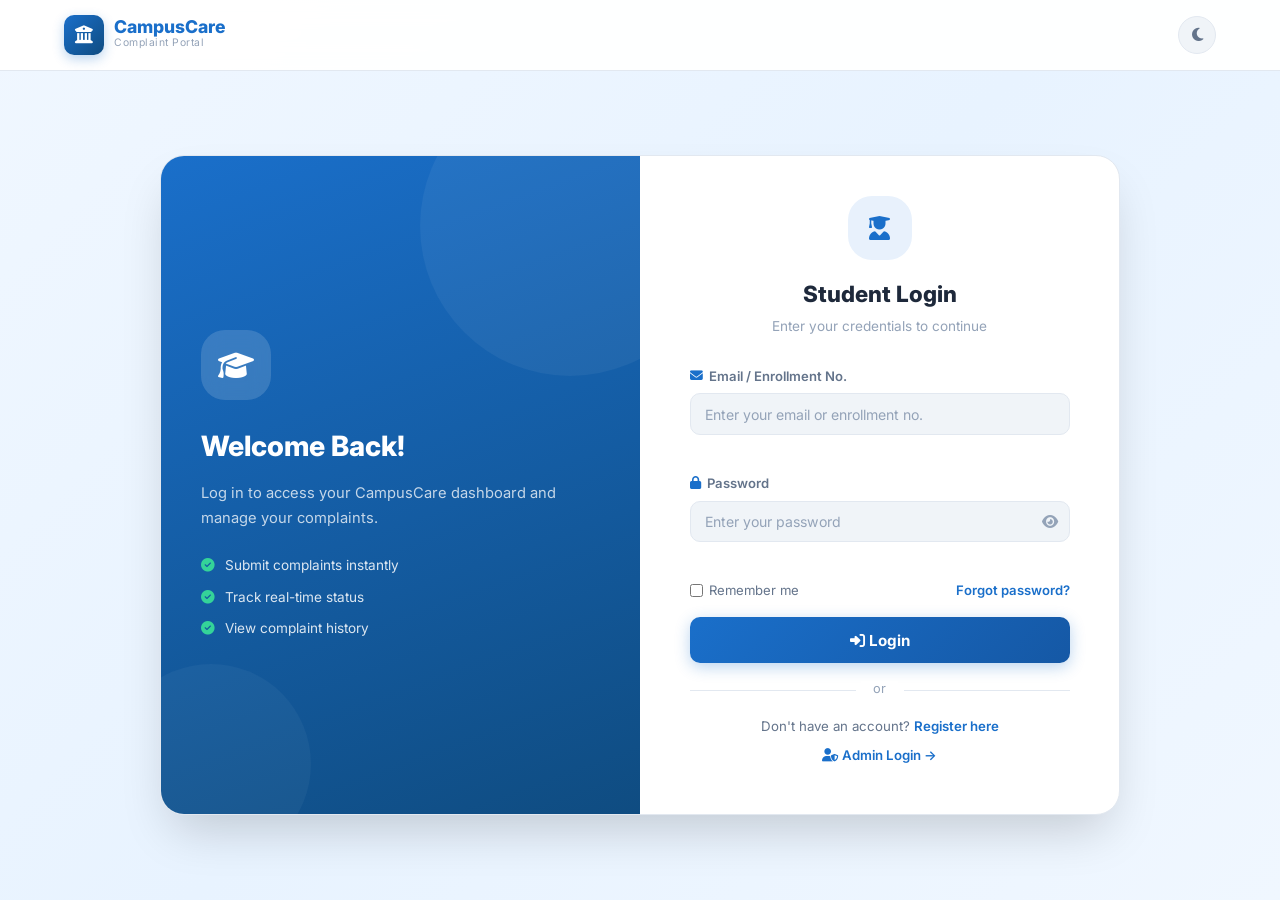
<file: student-dashboard.html>
<!DOCTYPE html>
<html lang="en">
<head>
  <meta charset="UTF-8"/>
  <meta name="viewport" content="width=device-width, initial-scale=1.0"/>
  <title>Student Dashboard – CampusCare</title>
  <link rel="stylesheet" href="style.css"/>
  <link href="https://fonts.googleapis.com/css2?family=Inter:wght@300;400;500;600;700;800&display=swap" rel="stylesheet"/>
  <link rel="stylesheet" href="https://cdnjs.cloudflare.com/ajax/libs/font-awesome/6.4.0/css/all.min.css"/>
</head>
<body class="dashboard-page" id="studentDashboardPage">

  <!-- Sidebar -->
  <aside class="sidebar" id="sidebar">
    <div class="sidebar-header">
      <div class="sidebar-brand">
        <div class="brand-icon small"><i class="fas fa-university"></i></div>
        <div class="brand-text">
          <span class="brand-name">CampusCare</span>
        </div>
      </div>
      <button class="sidebar-close" id="sidebarClose"><i class="fas fa-times"></i></button>
    </div>

    <div class="sidebar-user">
      <div class="sidebar-avatar"><i class="fas fa-user-graduate"></i></div>
      <div class="sidebar-user-info">
        <span class="sidebar-user-name" id="sidebarUserName">Student</span>
        <span class="sidebar-user-role">Student</span>
      </div>
    </div>

    <nav class="sidebar-nav">
      <ul>
        <li class="nav-item active" data-page="overview">
          <a href="#overview"><i class="fas fa-th-large"></i> Dashboard</a>
        </li>
        <li class="nav-item" data-page="submit">
          <a href="#submit"><i class="fas fa-plus-circle"></i> Submit Complaint</a>
        </li>
        <li class="nav-item" data-page="mycomplaints">
          <a href="#mycomplaints"><i class="fas fa-list-alt"></i> My Complaints</a>
        </li>
        <li class="nav-item" data-page="escalate">
          <a href="#escalate"><i class="fas fa-level-up-alt"></i> Escalations <span class="sidebar-badge" id="escalateBadge" style="display:none"></span></a>
        </li>
        <li class="nav-item" data-page="track">
          <a href="#track"><i class="fas fa-search"></i> Track Status</a>
        </li>
        <li class="nav-item" data-page="profile">
          <a href="#profile"><i class="fas fa-user-cog"></i> My Profile</a>
        </li>
      </ul>
    </nav>

    <div class="sidebar-footer">
      <button class="btn-dark-toggle sidebar-dark-btn" id="darkToggle" title="Toggle Dark Mode">
        <i class="fas fa-moon"></i> Dark Mode
      </button>
      <button class="btn-logout" id="studentLogout">
        <i class="fas fa-sign-out-alt"></i> Logout
      </button>
    </div>
  </aside>

  <!-- Main Content -->
  <div class="main-wrapper" id="mainWrapper">
    <!-- Top Bar -->
    <header class="topbar">
      <button class="topbar-menu-btn" id="menuToggle"><i class="fas fa-bars"></i></button>
      <div class="topbar-title" id="topbarTitle">Dashboard Overview</div>
      <div class="topbar-actions">
        <button class="topbar-notif" id="topbarNotif" title="Notifications">
          <i class="fas fa-bell"></i>
          <span class="notif-badge" id="notifBadge" style="display:none">0</span>
        </button>
        <div class="topbar-user">
          <div class="topbar-avatar"><i class="fas fa-user-graduate"></i></div>
          <span id="topbarUserName">Student</span>
        </div>
      </div>
    </header>

    <!-- Dashboard Content -->
    <main class="dashboard-content">

      <!-- ============ OVERVIEW PAGE ============ -->
      <section class="dash-page active" id="page-overview">
        <div class="page-header">
          <h2>Dashboard Overview</h2>
          <p class="page-subtitle" id="welcomeMsg">Welcome back! Here's a summary of your complaints.</p>
        </div>

        <!-- Stats Cards -->
        <div class="stats-grid">
          <div class="stat-card blue">
            <div class="stat-card-icon"><i class="fas fa-inbox"></i></div>
            <div class="stat-card-info">
              <span class="stat-card-num" id="statTotal">0</span>
              <span class="stat-card-label">Total Complaints</span>
            </div>
          </div>
          <div class="stat-card orange">
            <div class="stat-card-icon"><i class="fas fa-clock"></i></div>
            <div class="stat-card-info">
              <span class="stat-card-num" id="statPending">0</span>
              <span class="stat-card-label">Pending</span>
            </div>
          </div>
          <div class="stat-card teal">
            <div class="stat-card-icon"><i class="fas fa-spinner"></i></div>
            <div class="stat-card-info">
              <span class="stat-card-num" id="statInProgress">0</span>
              <span class="stat-card-label">In Progress</span>
            </div>
          </div>
          <div class="stat-card green">
            <div class="stat-card-icon"><i class="fas fa-check-circle"></i></div>
            <div class="stat-card-info">
              <span class="stat-card-num" id="statResolved">0</span>
              <span class="stat-card-label">Resolved</span>
            </div>
          </div>
        </div>

        <!-- Recent Complaints -->
        <div class="dash-section">
          <div class="dash-section-header">
            <h3><i class="fas fa-history"></i> Recent Complaints</h3>
            <button class="btn-link" onclick="switchPage('mycomplaints')">View All <i class="fas fa-arrow-right"></i></button>
          </div>
          <div class="complaints-table-wrap">
            <table class="complaints-table">
              <thead>
                <tr>
                  <th>Complaint ID</th>
                  <th>Title</th>
                  <th>Category</th>
                  <th>Priority</th>
                  <th>Date</th>
                  <th>Status</th>
                </tr>
              </thead>
              <tbody id="recentComplaintsBody">
                <tr><td colspan="6" class="empty-row"><i class="fas fa-inbox"></i> No complaints yet</td></tr>
              </tbody>
            </table>
          </div>
        </div>

        <!-- Quick Actions -->
        <div class="quick-actions">
          <h3><i class="fas fa-bolt"></i> Quick Actions</h3>
          <div class="quick-actions-grid">
            <button class="quick-btn blue" onclick="switchPage('submit')">
              <i class="fas fa-plus-circle"></i>
              <span>New Complaint</span>
            </button>
            <button class="quick-btn orange" onclick="switchPage('track')">
              <i class="fas fa-search"></i>
              <span>Track Status</span>
            </button>
            <button class="quick-btn green" onclick="switchPage('mycomplaints')">
              <i class="fas fa-list-alt"></i>
              <span>My Complaints</span>
            </button>
            <button class="quick-btn purple" onclick="switchPage('profile')">
              <i class="fas fa-user-cog"></i>
              <span>My Profile</span>
            </button>
          </div>
        </div>
      </section>

      <!-- ============ SUBMIT COMPLAINT PAGE ============ -->
      <section class="dash-page" id="page-submit">
        <div class="page-header">
          <h2><i class="fas fa-plus-circle"></i> Submit New Complaint</h2>
          <p class="page-subtitle">Fill in the details below. A unique complaint ID will be generated automatically.</p>
        </div>

        <div class="alert alert-success" id="submitSuccess" style="display:none;"></div>
        <div class="alert alert-error" id="submitError" style="display:none;"></div>

        <div class="form-card">
          <form id="complaintForm" novalidate>

            <!-- ANONYMOUS TOGGLE -->
            <div class="anon-toggle-box" id="anonToggleBox">
              <div class="anon-toggle-left">
                <div class="anon-icon"><i class="fas fa-user-secret"></i></div>
                <div class="anon-text">
                  <strong>Submit Anonymously</strong>
                  <p>Your name and enrollment number will be hidden from admin. Only the system records your identity.</p>
                </div>
              </div>
              <label class="toggle-switch">
                <input type="checkbox" id="cAnonymous"/>
                <span class="toggle-slider"></span>
              </label>
            </div>
            <div class="anon-warning" id="anonWarning" style="display:none;">
              <i class="fas fa-shield-alt"></i>
              <span>Anonymous mode is ON. Admin will see <strong>"Anonymous Student"</strong> instead of your name.</span>
            </div>

            <div class="form-group">
              <label for="cTitle"><i class="fas fa-heading"></i> Complaint Title <span class="required">*</span></label>
              <input type="text" id="cTitle" placeholder="Brief title of the issue (e.g., WiFi not working in Lab 3)" required/>
              <span class="field-error" id="cTitleErr"></span>
            </div>
            <div class="form-row">
              <div class="form-group">
                <label for="cCategory"><i class="fas fa-tag"></i> Category <span class="required">*</span></label>
                <select id="cCategory" required>
                  <option value="">Select Category</option>
                  <option value="Electrical">⚡ Electrical</option>
                  <option value="Water">💧 Water</option>
                  <option value="Cleanliness">🧹 Cleanliness</option>
                  <option value="WiFi">📶 WiFi</option>
                  <option value="Classroom">🏫 Classroom</option>
                  <option value="Hostel">🏠 Hostel</option>
                  <option value="Others">➕ Others</option>
                </select>
                <span class="field-error" id="cCategoryErr"></span>
              </div>
              <div class="form-group">
                <label for="cPriority"><i class="fas fa-exclamation-triangle"></i> Priority <span class="required">*</span></label>
                <select id="cPriority" required>
                  <option value="">Select Priority</option>
                  <option value="Low">🟢 Low</option>
                  <option value="Medium">🟡 Medium</option>
                  <option value="High">🔴 High</option>
                  <option value="Urgent">🚨 Urgent</option>
                </select>
                <span class="field-error" id="cPriorityErr"></span>
              </div>
            </div>
            <div class="form-group">
              <label for="cLocation"><i class="fas fa-map-marker-alt"></i> Location / Block</label>
              <input type="text" id="cLocation" placeholder="e.g. Block B, Room 201, Computer Lab 3"/>
            </div>
            <div class="form-group">
              <label for="cDescription"><i class="fas fa-align-left"></i> Description <span class="required">*</span></label>
              <textarea id="cDescription" rows="5" placeholder="Describe the issue in detail. Include when it started, how it affects you, and any relevant details..." required></textarea>
              <div class="char-count"><span id="charCount">0</span>/500 characters</div>
              <span class="field-error" id="cDescErr"></span>
            </div>

            <!-- PHOTO UPLOAD -->
            <div class="form-group">
              <label><i class="fas fa-camera"></i> Attach Photos <span class="optional-tag">Optional – max 3 photos</span></label>
              <div class="photo-upload-area" id="photoUploadArea">
                <input type="file" id="cPhotos" accept="image/*" multiple style="display:none"/>
                <div class="photo-upload-placeholder" id="photoPlaceholder" onclick="document.getElementById('cPhotos').click()">
                  <i class="fas fa-cloud-upload-alt"></i>
                  <p>Click to upload or drag &amp; drop photos here</p>
                  <span>JPG, PNG, WEBP – Max 5MB each</span>
                </div>
                <div class="photo-previews" id="photoPreviews"></div>
              </div>
            </div>

            <!-- ESCALATE TOGGLE -->
            <div class="escalate-box" id="escalateBox">
              <div class="escalate-header">
                <div class="escalate-icon"><i class="fas fa-level-up-alt"></i></div>
                <div class="escalate-text">
                  <strong>Escalate to Higher Authority</strong>
                  <p>Send this complaint directly to Principal / HOD / College Management if the issue is serious and requires urgent attention.</p>
                </div>
                <label class="toggle-switch">
                  <input type="checkbox" id="cEscalate"/>
                  <span class="toggle-slider escalate-slider"></span>
                </label>
              </div>
              <div class="escalate-authority-selector" id="escalateAuthoritySelector" style="display:none;">
                <label for="cAuthority"><i class="fas fa-user-tie"></i> Escalate to</label>
                <select id="cAuthority">
                  <option value="HOD">🏛️ Head of Department (HOD)</option>
                  <option value="Principal">🎓 Principal</option>
                  <option value="Management">🏢 College Management</option>
                  <option value="Dean">👨‍🏫 Dean of Students</option>
                </select>
                <div class="escalate-notice">
                  <i class="fas fa-exclamation-circle"></i>
                  Escalated complaints are flagged with <strong>HIGH PRIORITY</strong> and reviewed within 24 hours.
                </div>
              </div>
            </div>

            <div class="form-note">
              <i class="fas fa-info-circle"></i>
              A unique <strong>Complaint ID</strong> and <strong>timestamp</strong> will be auto-generated when you submit.
            </div>
            <div class="form-actions">
              <button type="reset" class="btn-secondary" id="clearFormBtn">
                <i class="fas fa-undo"></i> Clear Form
              </button>
              <button type="submit" class="btn-primary" id="submitComplaintBtn">
                <i class="fas fa-paper-plane"></i> Submit Complaint
              </button>
            </div>
          </form>
        </div>
      </section>

      <!-- ============ MY COMPLAINTS PAGE ============ -->
      <section class="dash-page" id="page-mycomplaints">
        <div class="page-header">
          <h2><i class="fas fa-list-alt"></i> My Complaints</h2>
          <p class="page-subtitle">View and manage all your submitted complaints</p>
        </div>

        <!-- Filter Bar -->
        <div class="filter-bar">
          <div class="filter-group">
            <i class="fas fa-filter"></i>
            <select id="filterStatus">
              <option value="">All Status</option>
              <option value="Pending">Pending</option>
              <option value="In Progress">In Progress</option>
              <option value="Resolved">Resolved</option>
            </select>
          </div>
          <div class="filter-group">
            <i class="fas fa-tag"></i>
            <select id="filterCategory">
              <option value="">All Categories</option>
              <option value="Electrical">Electrical</option>
              <option value="Water">Water</option>
              <option value="Cleanliness">Cleanliness</option>
              <option value="WiFi">WiFi</option>
              <option value="Classroom">Classroom</option>
              <option value="Hostel">Hostel</option>
              <option value="Others">Others</option>
            </select>
          </div>
          <div class="search-group">
            <i class="fas fa-search"></i>
            <input type="text" id="searchComplaints" placeholder="Search complaints..."/>
          </div>
        </div>

        <div class="complaints-table-wrap">
          <table class="complaints-table">
            <thead>
              <tr>
                <th>Complaint ID</th>
                <th>Title</th>
                <th>Category</th>
                <th>Priority</th>
                <th>Date Submitted</th>
                <th>Status</th>
                <th>Flags</th>
                <th>Action</th>
              </tr>
            </thead>
            <tbody id="myComplaintsBody">
              <tr><td colspan="8" class="empty-row"><i class="fas fa-inbox"></i> No complaints submitted yet</td></tr>
            </tbody>
          </table>
        </div>
      </section>

      <!-- ============ ESCALATIONS PAGE ============ -->
      <section class="dash-page" id="page-escalate">
        <div class="page-header">
          <h2><i class="fas fa-level-up-alt"></i> My Escalated Complaints</h2>
          <p class="page-subtitle">Complaints you have escalated to higher authorities</p>
        </div>
        <div class="escalation-info-banner">
          <i class="fas fa-info-circle"></i>
          <div>
            <strong>How Escalation Works</strong>
            <p>When you escalate a complaint, it is flagged and sent directly to the designated authority (HOD, Principal, Management). They will review it within 24 hours and respond with high priority.</p>
          </div>
        </div>
        <div class="complaints-table-wrap">
          <table class="complaints-table">
            <thead>
              <tr>
                <th>Complaint ID</th>
                <th>Title</th>
                <th>Escalated To</th>
                <th>Priority</th>
                <th>Date</th>
                <th>Status</th>
                <th>Action</th>
              </tr>
            </thead>
            <tbody id="escalatedComplaintsBody">
              <tr><td colspan="7" class="empty-row"><i class="fas fa-level-up-alt"></i> No escalated complaints</td></tr>
            </tbody>
          </table>
        </div>
      </section>

      <!-- ============ TRACK STATUS PAGE ============ -->
      <section class="dash-page" id="page-track">
        <div class="page-header">
          <h2><i class="fas fa-search"></i> Track Complaint Status</h2>
          <p class="page-subtitle">Enter your complaint ID to check the current status</p>
        </div>

        <div class="form-card track-card">
          <div class="form-group">
            <label for="trackId"><i class="fas fa-hashtag"></i> Complaint ID</label>
            <div class="track-input-row">
              <input type="text" id="trackId" placeholder="e.g. CC-2024-0001"/>
              <button class="btn-primary" onclick="trackComplaint()">
                <i class="fas fa-search"></i> Track
              </button>
            </div>
          </div>
        </div>

        <div id="trackResult" style="display:none;" class="track-result-card">
          <!-- Filled by JS -->
        </div>
      </section>

      <!-- ============ PROFILE PAGE ============ -->
      <section class="dash-page" id="page-profile">
        <div class="page-header">
          <h2><i class="fas fa-user-cog"></i> My Profile</h2>
          <p class="page-subtitle">Your account information</p>
        </div>

        <div class="profile-card">
          <div class="profile-avatar-section">
            <div class="profile-big-avatar"><i class="fas fa-user-graduate"></i></div>
            <div class="profile-badge">Student</div>
          </div>
          <div class="profile-info" id="profileInfo">
            <!-- Filled by JS -->
          </div>
        </div>
      </section>
    </main>
  </div>

  <!-- Image Lightbox -->
  <div class="lightbox-overlay" id="lightboxOverlay" style="display:none;" onclick="closeLightbox()">
    <button class="lightbox-close" onclick="closeLightbox()"><i class="fas fa-times"></i></button>
    <button class="lightbox-prev" id="lightboxPrev" onclick="event.stopPropagation();lightboxNav(-1)"><i class="fas fa-chevron-left"></i></button>
    <img class="lightbox-img" id="lightboxImg" src="" alt="Complaint photo"/>
    <button class="lightbox-next" id="lightboxNext" onclick="event.stopPropagation();lightboxNav(1)"><i class="fas fa-chevron-right"></i></button>
    <div class="lightbox-counter" id="lightboxCounter"></div>
  </div>

  <!-- Notification Popup -->
  <div class="notification-popup" id="notificationPopup" style="display:none;">
    <div class="notif-icon"><i class="fas fa-check-circle"></i></div>
    <div class="notif-content">
      <strong id="notifTitle">Complaint Submitted!</strong>
      <p id="notifMsg">Your complaint has been registered.</p>
    </div>
    <button class="notif-close" onclick="closeNotification()"><i class="fas fa-times"></i></button>
  </div>

  <!-- Sidebar Overlay -->
  <div class="sidebar-overlay" id="sidebarOverlay"></div>

  <!-- Complaint Detail Modal -->
  <div class="modal-overlay" id="modalOverlay" style="display:none;">
    <div class="modal-box">
      <div class="modal-header">
        <h3><i class="fas fa-file-alt"></i> Complaint Details</h3>
        <button class="modal-close" onclick="closeModal()"><i class="fas fa-times"></i></button>
      </div>
      <div class="modal-body" id="modalBody"></div>
      <div class="modal-footer">
        <button class="btn-secondary" onclick="closeModal()">Close</button>
      </div>
    </div>
  </div>

  <script src="script.js"></script>
</body>
</html>
</file>
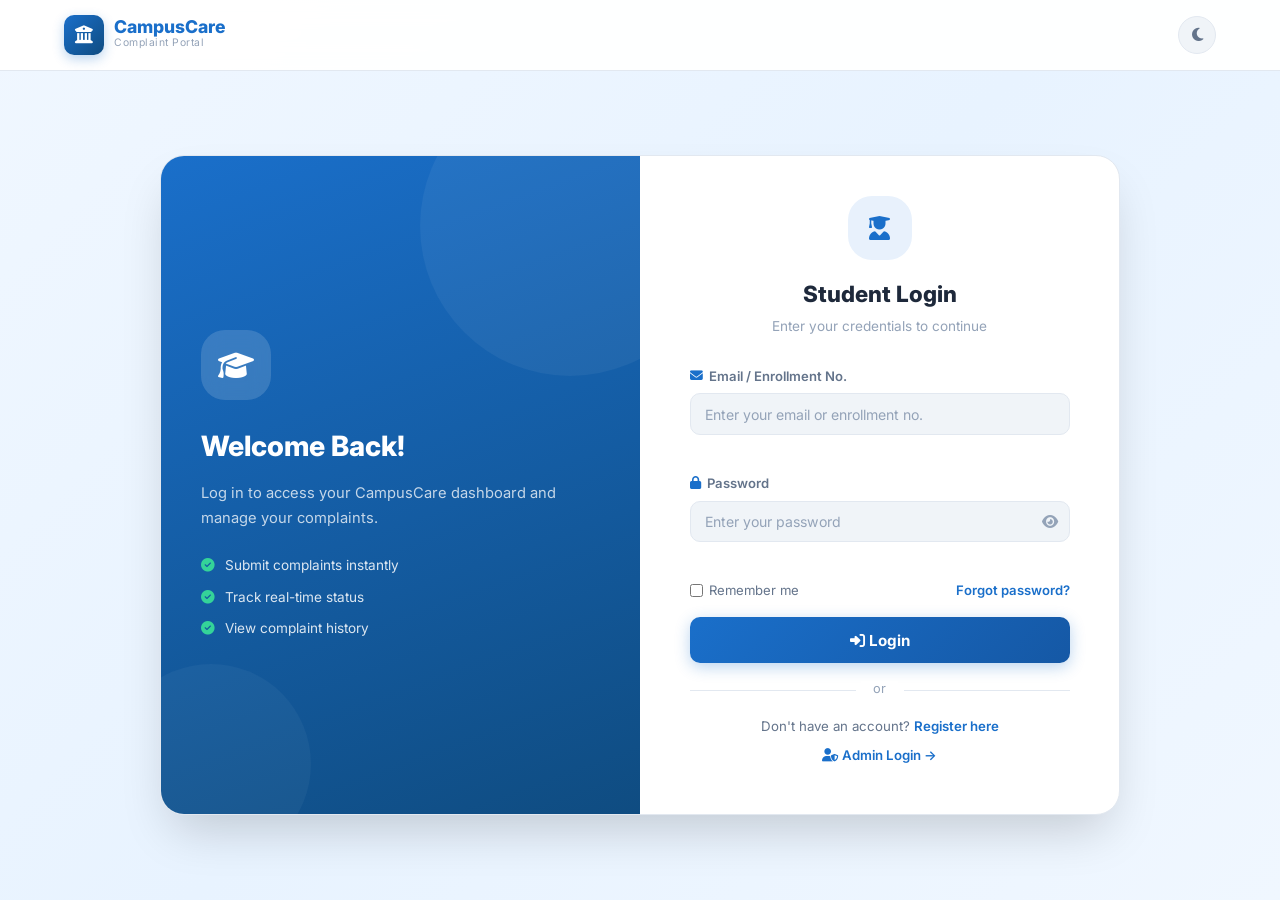
<file: student-login.html>
<!DOCTYPE html>
<html lang="en">
<head>
  <meta charset="UTF-8"/>
  <meta name="viewport" content="width=device-width, initial-scale=1.0"/>
  <title>Student Login – CampusCare</title>
  <meta name="description" content="Login to CampusCare student portal to submit and track your campus complaints."/>
  <link rel="stylesheet" href="style.css"/>
  <link href="https://fonts.googleapis.com/css2?family=Inter:wght@300;400;500;600;700;800&display=swap" rel="stylesheet"/>
  <link rel="stylesheet" href="https://cdnjs.cloudflare.com/ajax/libs/font-awesome/6.4.0/css/all.min.css"/>
</head>
<body class="auth-page">

  <nav class="navbar" id="navbar">
    <div class="nav-container">
      <a href="index.html" class="nav-brand">
        <div class="brand-icon"><i class="fas fa-university"></i></div>
        <div class="brand-text">
          <span class="brand-name">CampusCare</span>
          <span class="brand-sub">Complaint Portal</span>
        </div>
      </a>
      <div class="nav-actions">
        <button class="btn-dark-toggle" id="darkToggle" title="Toggle Dark Mode">
          <i class="fas fa-moon"></i>
        </button>
      </div>
    </div>
  </nav>

  <main class="auth-main">
    <div class="auth-container">
      <div class="auth-left">
        <div class="auth-left-content">
          <div class="auth-left-icon"><i class="fas fa-graduation-cap"></i></div>
          <h2>Welcome Back!</h2>
          <p>Log in to access your CampusCare dashboard and manage your complaints.</p>
          <div class="auth-features">
            <div class="auth-feature"><i class="fas fa-check-circle"></i> Submit complaints instantly</div>
            <div class="auth-feature"><i class="fas fa-check-circle"></i> Track real-time status</div>
            <div class="auth-feature"><i class="fas fa-check-circle"></i> View complaint history</div>
          </div>
        </div>
      </div>
      <div class="auth-right">
        <div class="auth-card">
          <div class="auth-card-header">
            <div class="auth-avatar"><i class="fas fa-user-graduate"></i></div>
            <h1>Student Login</h1>
            <p>Enter your credentials to continue</p>
          </div>

          <!-- Alert messages -->
          <div class="alert alert-error" id="loginError" style="display:none;"></div>
          <div class="alert alert-success" id="loginSuccess" style="display:none;"></div>

          <form id="loginForm" class="auth-form" novalidate>
            <div class="form-group">
              <label for="loginEmail"><i class="fas fa-envelope"></i> Email / Enrollment No.</label>
              <input type="text" id="loginEmail" name="email" placeholder="Enter your email or enrollment no." required/>
              <span class="field-error" id="loginEmailErr"></span>
            </div>
            <div class="form-group">
              <label for="loginPassword"><i class="fas fa-lock"></i> Password</label>
              <div class="input-with-icon">
                <input type="password" id="loginPassword" name="password" placeholder="Enter your password" required/>
                <button type="button" class="toggle-pass" onclick="togglePassword('loginPassword', this)">
                  <i class="fas fa-eye"></i>
                </button>
              </div>
              <span class="field-error" id="loginPassErr"></span>
            </div>
            <div class="form-check-row">
              <label class="checkbox-label">
                <input type="checkbox" id="rememberMe"/> Remember me
              </label>
              <a href="#" class="forgot-link">Forgot password?</a>
            </div>
            <button type="submit" class="btn-form-submit" id="loginBtn">
              <span class="btn-text"><i class="fas fa-sign-in-alt"></i> Login</span>
              <span class="btn-loader" style="display:none;"><i class="fas fa-spinner fa-spin"></i> Logging in...</span>
            </button>
          </form>

          <div class="auth-divider"><span>or</span></div>
          <p class="auth-switch">Don't have an account? <a href="student-register.html">Register here</a></p>
          <p class="auth-switch"><a href="admin-login.html"><i class="fas fa-user-shield"></i> Admin Login →</a></p>
        </div>
      </div>
    </div>
  </main>

  <script src="script.js"></script>
</body>
</html>
</file>
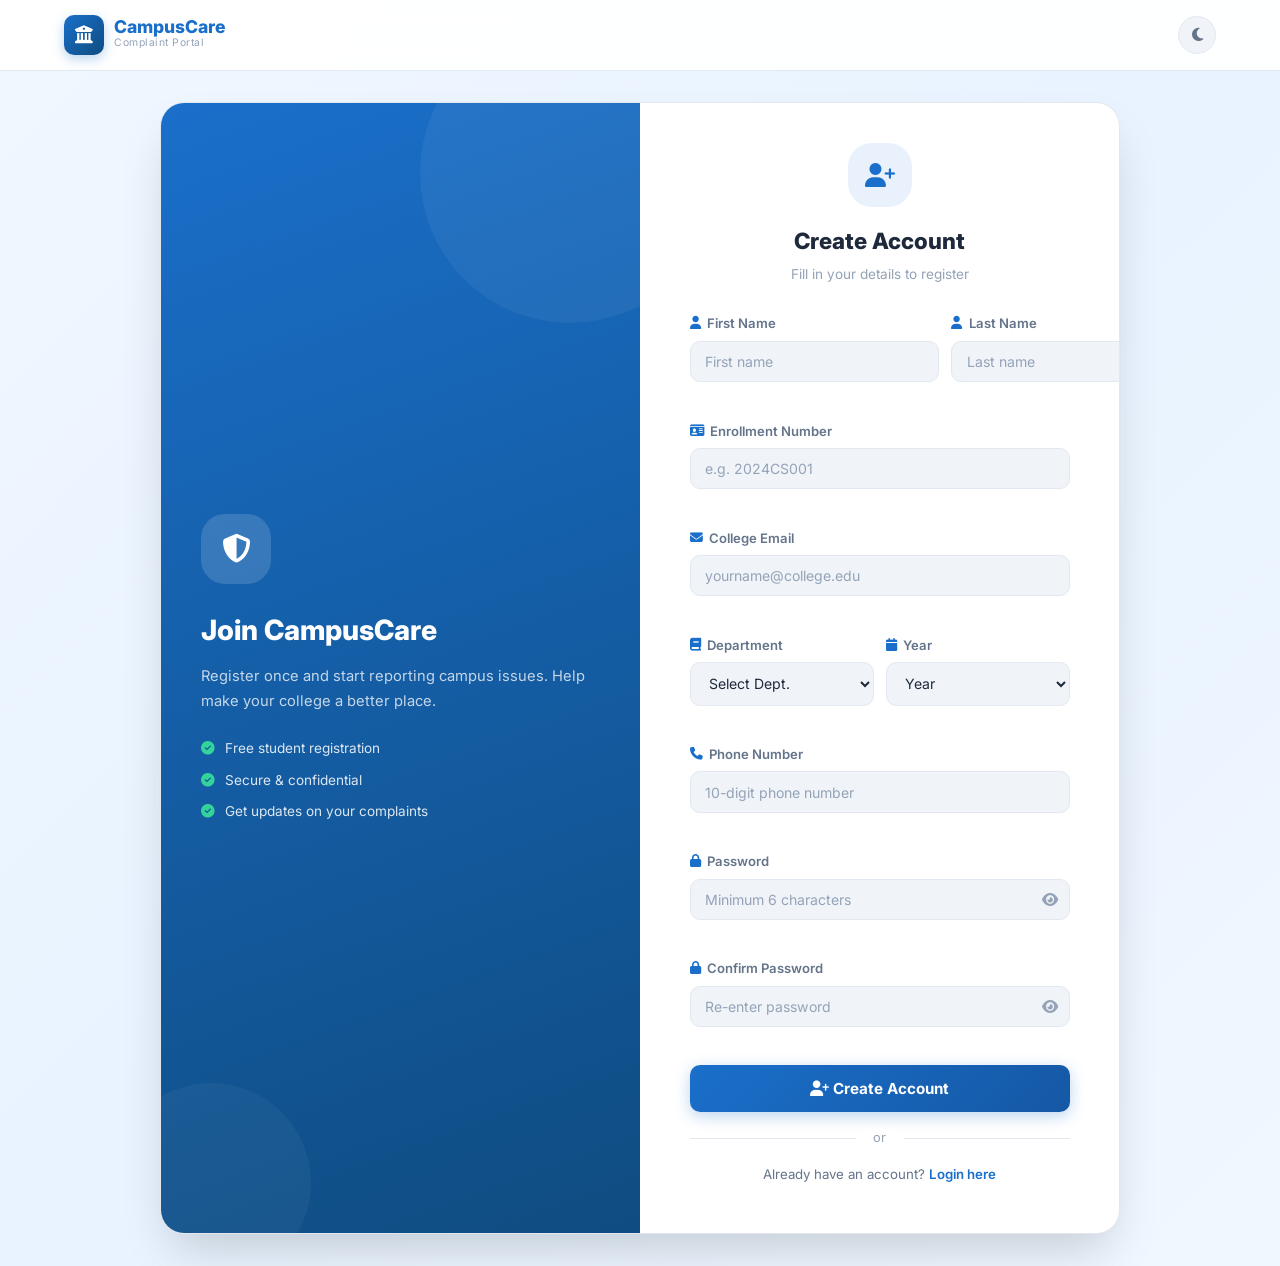
<file: student-register.html>
<!DOCTYPE html>
<html lang="en">
<head>
  <meta charset="UTF-8"/>
  <meta name="viewport" content="width=device-width, initial-scale=1.0"/>
  <title>Register – CampusCare</title>
  <meta name="description" content="Create your CampusCare student account to start submitting campus complaints."/>
  <link rel="stylesheet" href="style.css"/>
  <link href="https://fonts.googleapis.com/css2?family=Inter:wght@300;400;500;600;700;800&display=swap" rel="stylesheet"/>
  <link rel="stylesheet" href="https://cdnjs.cloudflare.com/ajax/libs/font-awesome/6.4.0/css/all.min.css"/>
</head>
<body class="auth-page">

  <nav class="navbar" id="navbar">
    <div class="nav-container">
      <a href="index.html" class="nav-brand">
        <div class="brand-icon"><i class="fas fa-university"></i></div>
        <div class="brand-text">
          <span class="brand-name">CampusCare</span>
          <span class="brand-sub">Complaint Portal</span>
        </div>
      </a>
      <div class="nav-actions">
        <button class="btn-dark-toggle" id="darkToggle" title="Toggle Dark Mode">
          <i class="fas fa-moon"></i>
        </button>
      </div>
    </div>
  </nav>

  <main class="auth-main">
    <div class="auth-container">
      <div class="auth-left">
        <div class="auth-left-content">
          <div class="auth-left-icon"><i class="fas fa-shield-alt"></i></div>
          <h2>Join CampusCare</h2>
          <p>Register once and start reporting campus issues. Help make your college a better place.</p>
          <div class="auth-features">
            <div class="auth-feature"><i class="fas fa-check-circle"></i> Free student registration</div>
            <div class="auth-feature"><i class="fas fa-check-circle"></i> Secure & confidential</div>
            <div class="auth-feature"><i class="fas fa-check-circle"></i> Get updates on your complaints</div>
          </div>
        </div>
      </div>
      <div class="auth-right">
        <div class="auth-card">
          <div class="auth-card-header">
            <div class="auth-avatar"><i class="fas fa-user-plus"></i></div>
            <h1>Create Account</h1>
            <p>Fill in your details to register</p>
          </div>

          <div class="alert alert-error" id="regError" style="display:none;"></div>
          <div class="alert alert-success" id="regSuccess" style="display:none;"></div>

          <form id="registerForm" class="auth-form" novalidate>
            <div class="form-row">
              <div class="form-group">
                <label for="regFirstName"><i class="fas fa-user"></i> First Name</label>
                <input type="text" id="regFirstName" placeholder="First name" required/>
                <span class="field-error" id="regFNameErr"></span>
              </div>
              <div class="form-group">
                <label for="regLastName"><i class="fas fa-user"></i> Last Name</label>
                <input type="text" id="regLastName" placeholder="Last name" required/>
                <span class="field-error" id="regLNameErr"></span>
              </div>
            </div>
            <div class="form-group">
              <label for="regEnroll"><i class="fas fa-id-card"></i> Enrollment Number</label>
              <input type="text" id="regEnroll" placeholder="e.g. 2024CS001" required/>
              <span class="field-error" id="regEnrollErr"></span>
            </div>
            <div class="form-group">
              <label for="regEmail"><i class="fas fa-envelope"></i> College Email</label>
              <input type="email" id="regEmail" placeholder="yourname@college.edu" required/>
              <span class="field-error" id="regEmailErr"></span>
            </div>
            <div class="form-row">
              <div class="form-group">
                <label for="regDept"><i class="fas fa-book"></i> Department</label>
                <select id="regDept" required>
                  <option value="">Select Dept.</option>
                  <option>Computer Science</option>
                  <option>Electronics</option>
                  <option>Mechanical</option>
                  <option>Civil</option>
                  <option>MBA</option>
                  <option>MCA</option>
                  <option>Other</option>
                </select>
                <span class="field-error" id="regDeptErr"></span>
              </div>
              <div class="form-group">
                <label for="regYear"><i class="fas fa-calendar"></i> Year</label>
                <select id="regYear" required>
                  <option value="">Year</option>
                  <option>1st Year</option>
                  <option>2nd Year</option>
                  <option>3rd Year</option>
                  <option>4th Year</option>
                </select>
                <span class="field-error" id="regYearErr"></span>
              </div>
            </div>
            <div class="form-group">
              <label for="regPhone"><i class="fas fa-phone"></i> Phone Number</label>
              <input type="tel" id="regPhone" placeholder="10-digit phone number" required/>
              <span class="field-error" id="regPhoneErr"></span>
            </div>
            <div class="form-group">
              <label for="regPassword"><i class="fas fa-lock"></i> Password</label>
              <div class="input-with-icon">
                <input type="password" id="regPassword" placeholder="Minimum 6 characters" required/>
                <button type="button" class="toggle-pass" onclick="togglePassword('regPassword', this)">
                  <i class="fas fa-eye"></i>
                </button>
              </div>
              <span class="field-error" id="regPassErr"></span>
            </div>
            <div class="form-group">
              <label for="regConfirmPass"><i class="fas fa-lock"></i> Confirm Password</label>
              <div class="input-with-icon">
                <input type="password" id="regConfirmPass" placeholder="Re-enter password" required/>
                <button type="button" class="toggle-pass" onclick="togglePassword('regConfirmPass', this)">
                  <i class="fas fa-eye"></i>
                </button>
              </div>
              <span class="field-error" id="regConfirmPassErr"></span>
            </div>
            <button type="submit" class="btn-form-submit" id="regBtn">
              <span class="btn-text"><i class="fas fa-user-plus"></i> Create Account</span>
              <span class="btn-loader" style="display:none;"><i class="fas fa-spinner fa-spin"></i> Registering...</span>
            </button>
          </form>

          <div class="auth-divider"><span>or</span></div>
          <p class="auth-switch">Already have an account? <a href="student-login.html">Login here</a></p>
        </div>
      </div>
    </div>
  </main>

  <script src="script.js"></script>
</body>
</html>
</file>
<file: style.css>
/* ===================================================
   CampusCare – Smart Complaint Management System
   style.css – Complete Stylesheet
   =================================================== */

/* ---------- CSS Variables (Design Tokens) ---------- */
:root {
  --primary: #1a6fca;
  --primary-dark: #1558a5;
  --primary-light: #e8f1fc;
  --secondary: #0f4c81;
  --accent: #f59e0b;
  --accent-light: #fef3c7;
  --success: #10b981;
  --success-light: #d1fae5;
  --warning: #f59e0b;
  --warning-light: #fef3c7;
  --danger: #ef4444;
  --danger-light: #fee2e2;
  --purple: #8b5cf6;
  --purple-light: #ede9fe;
  --teal: #14b8a6;
  --teal-light: #ccfbf1;

  --bg: #f0f4f8;
  --bg-card: #ffffff;
  --bg-sidebar: #0f2744;
  --bg-sidebar-hover: #1a3a5c;
  --bg-sidebar-active: #1a6fca;
  --text-primary: #1e293b;
  --text-secondary: #64748b;
  --text-muted: #94a3b8;
  --text-inverse: #ffffff;

  --border: #e2e8f0;
  --border-focus: #1a6fca;
  --shadow-sm: 0 1px 3px rgba(0,0,0,0.08), 0 1px 2px rgba(0,0,0,0.06);
  --shadow: 0 4px 6px -1px rgba(0,0,0,0.08), 0 2px 4px -1px rgba(0,0,0,0.04);
  --shadow-md: 0 10px 15px -3px rgba(0,0,0,0.08), 0 4px 6px -2px rgba(0,0,0,0.04);
  --shadow-lg: 0 20px 25px -5px rgba(0,0,0,0.1), 0 10px 10px -5px rgba(0,0,0,0.04);
  --shadow-xl: 0 25px 50px -12px rgba(0,0,0,0.18);

  --radius-sm: 6px;
  --radius: 10px;
  --radius-lg: 16px;
  --radius-xl: 24px;
  --radius-full: 9999px;

  --sidebar-width: 260px;
  --topbar-height: 64px;
  --transition: all 0.2s ease;
  --transition-slow: all 0.35s cubic-bezier(0.4, 0, 0.2, 1);
}

/* Dark Mode */
body.dark-mode {
  --bg: #0d1117;
  --bg-card: #161b22;
  --bg-sidebar: #0d1117;
  --bg-sidebar-hover: #1c2128;
  --text-primary: #e6edf3;
  --text-secondary: #8b949e;
  --text-muted: #6e7681;
  --border: #30363d;
  --primary-light: #1f3a5c;
  --shadow-sm: 0 1px 3px rgba(0,0,0,0.3);
  --shadow: 0 4px 6px -1px rgba(0,0,0,0.3);
  --shadow-md: 0 10px 15px -3px rgba(0,0,0,0.3);
}

/* ---------- Reset & Base ---------- */
*, *::before, *::after { box-sizing: border-box; margin: 0; padding: 0; }

html { scroll-behavior: smooth; }

body {
  font-family: 'Inter', -apple-system, BlinkMacSystemFont, sans-serif;
  background: var(--bg);
  color: var(--text-primary);
  font-size: 14px;
  line-height: 1.6;
  transition: background 0.3s, color 0.3s;
}

a { text-decoration: none; color: inherit; }
ul { list-style: none; }
button { cursor: pointer; border: none; background: none; font-family: inherit; }
input, select, textarea { font-family: inherit; }
img { max-width: 100%; }

.container { max-width: 1200px; margin: 0 auto; padding: 0 1.5rem; }

/* ============================================================
   NAVBAR
   ============================================================ */
.navbar {
  position: fixed;
  top: 0; left: 0; right: 0;
  z-index: 1000;
  background: rgba(255, 255, 255, 0.95);
  backdrop-filter: blur(12px);
  -webkit-backdrop-filter: blur(12px);
  border-bottom: 1px solid var(--border);
  transition: var(--transition);
}

body.dark-mode .navbar {
  background: rgba(13, 17, 23, 0.95);
  border-bottom-color: var(--border);
}

.navbar.scrolled {
  box-shadow: var(--shadow-md);
}

.nav-container {
  max-width: 1200px;
  margin: 0 auto;
  padding: 0 1.5rem;
  height: 70px;
  display: flex;
  align-items: center;
  justify-content: space-between;
  gap: 1rem;
}

.nav-brand {
  display: flex;
  align-items: center;
  gap: 10px;
  flex-shrink: 0;
}

.brand-icon {
  width: 40px; height: 40px;
  background: linear-gradient(135deg, var(--primary), var(--secondary));
  border-radius: var(--radius);
  display: flex; align-items: center; justify-content: center;
  color: white;
  font-size: 18px;
  box-shadow: 0 4px 12px rgba(26, 111, 202, 0.3);
}

.brand-icon.small { width: 32px; height: 32px; font-size: 14px; }

.brand-name {
  display: block;
  font-weight: 800;
  font-size: 1.1rem;
  color: var(--primary);
  line-height: 1;
}

.brand-sub {
  display: block;
  font-size: 0.65rem;
  color: var(--text-muted);
  letter-spacing: 0.5px;
}

.nav-links {
  display: flex;
  align-items: center;
  gap: 0.25rem;
}

.nav-links a {
  padding: 0.5rem 0.9rem;
  border-radius: var(--radius-sm);
  font-size: 0.88rem;
  font-weight: 500;
  color: var(--text-secondary);
  transition: var(--transition);
}

.nav-links a:hover,
.nav-links a.active {
  color: var(--primary);
  background: var(--primary-light);
}

.nav-actions {
  display: flex;
  align-items: center;
  gap: 0.75rem;
}

.btn-dark-toggle {
  width: 38px; height: 38px;
  border-radius: var(--radius-full);
  background: var(--bg);
  border: 1px solid var(--border);
  color: var(--text-secondary);
  font-size: 0.95rem;
  display: flex; align-items: center; justify-content: center;
  transition: var(--transition);
}

.btn-dark-toggle:hover {
  background: var(--primary);
  color: white;
  border-color: var(--primary);
}

.btn-nav-cta {
  padding: 0.5rem 1.2rem;
  background: linear-gradient(135deg, var(--primary), var(--primary-dark));
  color: white;
  border-radius: var(--radius-full);
  font-size: 0.85rem;
  font-weight: 600;
  transition: var(--transition);
  box-shadow: 0 4px 12px rgba(26, 111, 202, 0.25);
}

.btn-nav-cta:hover {
  transform: translateY(-1px);
  box-shadow: 0 6px 16px rgba(26, 111, 202, 0.35);
}

.hamburger {
  display: none;
  flex-direction: column;
  gap: 5px;
  width: 36px; height: 36px;
  align-items: center; justify-content: center;
  border-radius: var(--radius-sm);
  background: var(--bg);
  border: 1px solid var(--border);
}

.hamburger span {
  display: block;
  width: 20px; height: 2px;
  background: var(--text-primary);
  border-radius: 2px;
  transition: var(--transition);
}

/* ============================================================
   BUTTONS
   ============================================================ */
.btn-primary {
  display: inline-flex;
  align-items: center;
  gap: 0.5rem;
  padding: 0.65rem 1.4rem;
  background: linear-gradient(135deg, var(--primary), var(--primary-dark));
  color: white;
  border-radius: var(--radius);
  font-size: 0.88rem;
  font-weight: 600;
  transition: var(--transition);
  box-shadow: 0 4px 12px rgba(26, 111, 202, 0.25);
  border: none;
  cursor: pointer;
}

.btn-primary:hover {
  transform: translateY(-2px);
  box-shadow: 0 6px 20px rgba(26, 111, 202, 0.35);
}

.btn-secondary {
  display: inline-flex;
  align-items: center;
  gap: 0.5rem;
  padding: 0.65rem 1.4rem;
  background: var(--bg);
  color: var(--text-secondary);
  border-radius: var(--radius);
  font-size: 0.88rem;
  font-weight: 600;
  transition: var(--transition);
  border: 1px solid var(--border);
  cursor: pointer;
}

.btn-secondary:hover {
  background: var(--border);
  color: var(--text-primary);
}

.btn-outline {
  display: inline-flex;
  align-items: center;
  gap: 0.5rem;
  padding: 0.65rem 1.4rem;
  background: transparent;
  color: var(--primary);
  border-radius: var(--radius);
  font-size: 0.88rem;
  font-weight: 600;
  border: 2px solid var(--primary);
  transition: var(--transition);
  cursor: pointer;
}

.btn-outline:hover {
  background: var(--primary);
  color: white;
  transform: translateY(-2px);
}

.btn-white {
  display: inline-flex;
  align-items: center;
  gap: 0.5rem;
  padding: 0.65rem 1.4rem;
  background: white;
  color: var(--primary);
  border-radius: var(--radius);
  font-size: 0.88rem;
  font-weight: 600;
  transition: var(--transition);
  border: none;
  cursor: pointer;
}

.btn-white:hover { transform: translateY(-2px); box-shadow: var(--shadow-md); }

.btn-link {
  background: none; border: none;
  color: var(--primary);
  font-size: 0.85rem;
  font-weight: 600;
  cursor: pointer;
  display: inline-flex;
  align-items: center;
  gap: 0.35rem;
  transition: var(--transition);
}

.btn-link:hover { color: var(--primary-dark); gap: 0.6rem; }

.btn-form-submit {
  width: 100%;
  padding: 0.85rem;
  background: linear-gradient(135deg, var(--primary), var(--primary-dark));
  color: white;
  border-radius: var(--radius);
  font-size: 0.95rem;
  font-weight: 700;
  transition: var(--transition);
  box-shadow: 0 4px 15px rgba(26, 111, 202, 0.3);
  border: none;
  cursor: pointer;
  display: flex; align-items: center; justify-content: center; gap: 0.5rem;
}

.btn-form-submit:hover {
  transform: translateY(-2px);
  box-shadow: 0 6px 20px rgba(26, 111, 202, 0.4);
}

.admin-submit {
  background: linear-gradient(135deg, #1e3a5f, #0f2744);
  box-shadow: 0 4px 15px rgba(15, 39, 68, 0.3);
}

.admin-submit:hover {
  box-shadow: 0 6px 20px rgba(15, 39, 68, 0.4);
}

/* ============================================================
   HOME PAGE – HERO
   ============================================================ */
.home-page {
  padding-top: 70px;
}

.hero {
  min-height: calc(100vh - 70px);
  display: flex;
  align-items: center;
  justify-content: space-between;
  gap: 3rem;
  padding: 4rem 6%;
  position: relative;
  overflow: hidden;
  background: linear-gradient(135deg, #f0f7ff 0%, #e8f3ff 40%, #f5f0ff 100%);
}

body.dark-mode .hero {
  background: linear-gradient(135deg, #0d1117 0%, #0f1e35 40%, #0d1117 100%);
}

.hero-bg-shapes {
  position: absolute;
  inset: 0; pointer-events: none; overflow: hidden;
}

.shape {
  position: absolute;
  border-radius: 50%;
  animation: float 8s ease-in-out infinite;
}

.shape-1 {
  width: 400px; height: 400px;
  background: radial-gradient(circle, rgba(26,111,202,0.08) 0%, transparent 70%);
  top: -100px; right: -100px;
}

.shape-2 {
  width: 300px; height: 300px;
  background: radial-gradient(circle, rgba(139,92,246,0.07) 0%, transparent 70%);
  bottom: -50px; left: 10%;
  animation-delay: -3s;
}

.shape-3 {
  width: 200px; height: 200px;
  background: radial-gradient(circle, rgba(20,184,166,0.07) 0%, transparent 70%);
  top: 50%; left: 40%;
  animation-delay: -5s;
}

@keyframes float {
  0%, 100% { transform: translateY(0) scale(1); }
  50% { transform: translateY(-20px) scale(1.05); }
}

.hero-content {
  flex: 1;
  max-width: 580px;
  z-index: 1;
}

.hero-badge {
  display: inline-flex;
  align-items: center;
  gap: 0.5rem;
  background: var(--primary-light);
  color: var(--primary);
  padding: 0.4rem 1rem;
  border-radius: var(--radius-full);
  font-size: 0.8rem;
  font-weight: 600;
  margin-bottom: 1.25rem;
  border: 1px solid rgba(26, 111, 202, 0.2);
  animation: fadeInDown 0.6s ease;
}

.hero-title {
  font-size: clamp(2rem, 4vw, 3.2rem);
  font-weight: 800;
  line-height: 1.15;
  color: var(--text-primary);
  margin-bottom: 1.25rem;
  animation: fadeInUp 0.6s ease 0.1s both;
}

.hero-title .highlight {
  background: linear-gradient(135deg, var(--primary), var(--purple));
  -webkit-background-clip: text;
  -webkit-text-fill-color: transparent;
  background-clip: text;
}

.hero-desc {
  font-size: 1.05rem;
  color: var(--text-secondary);
  margin-bottom: 2rem;
  line-height: 1.7;
  animation: fadeInUp 0.6s ease 0.2s both;
}

.hero-actions {
  display: flex;
  gap: 1rem;
  margin-bottom: 2.5rem;
  flex-wrap: wrap;
  animation: fadeInUp 0.6s ease 0.3s both;
}

.hero-actions .btn-primary,
.hero-actions .btn-outline {
  padding: 0.8rem 1.8rem;
  font-size: 0.95rem;
}

.hero-stats {
  display: flex;
  align-items: center;
  gap: 1.5rem;
  animation: fadeInUp 0.6s ease 0.4s both;
}

.stat-item {
  text-align: center;
}

.stat-num {
  display: block;
  font-size: 1.8rem;
  font-weight: 800;
  color: var(--primary);
}

.stat-label {
  font-size: 0.75rem;
  color: var(--text-muted);
  font-weight: 500;
}

.stat-divider {
  width: 1px;
  height: 40px;
  background: var(--border);
}

/* Hero Mockup Card */
.hero-image {
  flex-shrink: 0;
  z-index: 1;
  animation: fadeInRight 0.7s ease 0.3s both;
}

.hero-card-mockup {
  width: 320px;
  background: var(--bg-card);
  border-radius: var(--radius-xl);
  box-shadow: var(--shadow-xl);
  overflow: hidden;
  border: 1px solid var(--border);
}

.mockup-header {
  background: #1e2432;
  padding: 0.85rem 1rem;
  display: flex;
  align-items: center;
  gap: 0.5rem;
}

.dot {
  width: 10px; height: 10px;
  border-radius: 50%;
}
.dot.red { background: #ff5f57; }
.dot.yellow { background: #febc2e; }
.dot.green { background: #28c840; }

.mockup-title {
  font-size: 0.75rem;
  color: rgba(255,255,255,0.6);
  margin-left: 0.5rem;
}

.mockup-body { padding: 1rem; }

.mockup-stat-row {
  display: flex;
  gap: 0.75rem;
  margin-bottom: 0.75rem;
}

.mockup-stat {
  flex: 1;
  padding: 0.75rem;
  border-radius: var(--radius);
  display: flex;
  align-items: center;
  gap: 0.5rem;
  font-size: 0.75rem;
  font-weight: 600;
}

.mockup-stat.blue { background: var(--primary-light); color: var(--primary); }
.mockup-stat.orange { background: #fff7ed; color: #ea580c; }
.mockup-stat.green { background: var(--success-light); color: var(--success); }
.mockup-stat.purple { background: var(--purple-light); color: var(--purple); }

.mockup-complaint {
  background: var(--bg);
  border-radius: var(--radius);
  padding: 0.75rem;
  margin-bottom: 0.5rem;
  border: 1px solid var(--border);
}

.mockup-badge {
  display: inline-block;
  padding: 0.15rem 0.5rem;
  border-radius: var(--radius-sm);
  font-size: 0.65rem;
  font-weight: 700;
  letter-spacing: 0.5px;
  margin-bottom: 0.35rem;
}

.mockup-badge.pending { background: #fff7ed; color: #ea580c; }
.mockup-badge.resolved { background: var(--success-light); color: var(--success); }

.mockup-ctitle { font-size: 0.78rem; font-weight: 600; color: var(--text-primary); margin-bottom: 0.2rem; }
.mockup-cid { font-size: 0.65rem; color: var(--text-muted); }

/* ============================================================
   HOME PAGE – SECTIONS
   ============================================================ */
.section-header {
  text-align: center;
  margin-bottom: 3rem;
}

.section-tag {
  display: inline-block;
  background: var(--primary-light);
  color: var(--primary);
  padding: 0.3rem 0.9rem;
  border-radius: var(--radius-full);
  font-size: 0.78rem;
  font-weight: 600;
  margin-bottom: 0.75rem;
  letter-spacing: 0.5px;
}

.section-header h2 {
  font-size: clamp(1.5rem, 3vw, 2.25rem);
  font-weight: 800;
  color: var(--text-primary);
  margin-bottom: 0.75rem;
}

.section-header p {
  font-size: 1rem;
  color: var(--text-secondary);
  max-width: 500px;
  margin: 0 auto;
}

/* Features (Steps) */
.features-section {
  padding: 5rem 0;
  background: var(--bg-card);
}

body.dark-mode .features-section { background: var(--bg-card); }

.steps-grid {
  display: flex;
  align-items: center;
  gap: 1rem;
}

.step-card {
  flex: 1;
  background: var(--bg);
  border-radius: var(--radius-lg);
  padding: 2rem;
  text-align: center;
  border: 1px solid var(--border);
  position: relative;
  transition: var(--transition-slow);
}

.step-card:hover {
  transform: translateY(-6px);
  box-shadow: var(--shadow-md);
  border-color: var(--primary);
}

.step-num {
  position: absolute;
  top: -12px; left: 50%;
  transform: translateX(-50%);
  background: var(--primary);
  color: white;
  width: 28px; height: 28px;
  border-radius: var(--radius-full);
  font-size: 0.75rem;
  font-weight: 700;
  display: flex; align-items: center; justify-content: center;
}

.step-icon {
  width: 60px; height: 60px;
  border-radius: var(--radius-lg);
  display: flex; align-items: center; justify-content: center;
  font-size: 1.4rem;
  margin: 0 auto 1rem;
}

.step-icon.blue { background: var(--primary-light); color: var(--primary); }
.step-icon.orange { background: #fff7ed; color: #ea580c; }
.step-icon.green { background: var(--success-light); color: var(--success); }

.step-card h3 { font-size: 1rem; font-weight: 700; margin-bottom: 0.5rem; color: var(--text-primary); }
.step-card p { font-size: 0.85rem; color: var(--text-secondary); line-height: 1.6; }

.step-connector {
  color: var(--primary);
  font-size: 1.2rem;
  opacity: 0.4;
  flex-shrink: 0;
}

/* Categories */
.categories-section {
  padding: 5rem 0;
}

.categories-grid {
  display: flex;
  flex-wrap: wrap;
  gap: 1rem;
  justify-content: center;
}

.cat-card {
  display: flex;
  flex-direction: column;
  align-items: center;
  gap: 0.6rem;
  background: var(--bg-card);
  border: 1px solid var(--border);
  border-radius: var(--radius-lg);
  padding: 1.25rem 1.5rem;
  min-width: 100px;
  cursor: pointer;
  transition: var(--transition-slow);
}

.cat-card:hover {
  transform: translateY(-5px);
  box-shadow: var(--shadow-md);
  border-color: var(--primary);
}

.cat-icon {
  width: 48px; height: 48px;
  border-radius: var(--radius);
  display: flex; align-items: center; justify-content: center;
  font-size: 1.2rem;
}

.cat-icon.yellow { background: #fef9c3; color: #ca8a04; }
.cat-icon.blue { background: var(--primary-light); color: var(--primary); }
.cat-icon.green { background: var(--success-light); color: var(--success); }
.cat-icon.purple { background: var(--purple-light); color: var(--purple); }
.cat-icon.teal { background: var(--teal-light); color: var(--teal); }
.cat-icon.red { background: var(--danger-light); color: var(--danger); }
.cat-icon.gray { background: #f1f5f9; color: #64748b; }

.cat-card span { font-size: 0.82rem; font-weight: 600; color: var(--text-secondary); }

/* CTA Section */
.cta-section { padding: 4rem 0; }

.cta-box {
  background: linear-gradient(135deg, var(--primary), var(--secondary));
  border-radius: var(--radius-xl);
  padding: 3rem;
  display: flex;
  align-items: center;
  justify-content: space-between;
  gap: 2rem;
  overflow: hidden;
  position: relative;
}

.cta-content { flex: 1; }
.cta-content h2 { font-size: 1.75rem; font-weight: 800; color: white; margin-bottom: 0.75rem; }
.cta-content p { color: rgba(255,255,255,0.8); margin-bottom: 1.5rem; font-size: 1rem; }

.cta-actions { display: flex; gap: 1rem; flex-wrap: wrap; }

.cta-image {
  font-size: 6rem;
  color: rgba(255,255,255,0.15);
  flex-shrink: 0;
  animation: float 5s ease-in-out infinite;
}

/* ============================================================
   AUTH PAGES
   ============================================================ */
.auth-page {
  min-height: 100vh;
  padding-top: 70px;
  background: linear-gradient(135deg, #f0f7ff, #e8f3ff 50%, #f0f7ff);
}

body.dark-mode.auth-page,
.auth-page body.dark-mode {
  background: linear-gradient(135deg, #0d1117, #0f1e35 50%, #0d1117);
}

.auth-main {
  min-height: calc(100vh - 70px);
  display: flex;
  align-items: center;
  justify-content: center;
  padding: 2rem 1.5rem;
}

.auth-container {
  display: flex;
  width: 100%;
  max-width: 960px;
  min-height: 580px;
  background: var(--bg-card);
  border-radius: var(--radius-xl);
  overflow: hidden;
  box-shadow: var(--shadow-xl);
  border: 1px solid var(--border);
}

.auth-left {
  flex: 1;
  background: linear-gradient(160deg, var(--primary), var(--secondary));
  padding: 3rem 2.5rem;
  display: flex;
  align-items: center;
  position: relative;
  overflow: hidden;
}

.admin-auth-left {
  background: linear-gradient(160deg, #0f2744, #1e3a5f);
}

.auth-left::before {
  content: '';
  position: absolute;
  width: 300px; height: 300px;
  background: rgba(255,255,255,0.05);
  border-radius: 50%;
  top: -80px; right: -80px;
}

.auth-left::after {
  content: '';
  position: absolute;
  width: 200px; height: 200px;
  background: rgba(255,255,255,0.04);
  border-radius: 50%;
  bottom: -50px; left: -50px;
}

.auth-left-content { position: relative; z-index: 1; }

.auth-left-icon {
  width: 70px; height: 70px;
  background: rgba(255,255,255,0.15);
  border-radius: var(--radius-xl);
  display: flex; align-items: center; justify-content: center;
  font-size: 1.8rem;
  color: white;
  margin-bottom: 1.5rem;
  backdrop-filter: blur(10px);
}

.admin-icon { background: rgba(255,255,255,0.1); }

.auth-left-content h2 {
  font-size: 1.75rem;
  font-weight: 800;
  color: white;
  margin-bottom: 0.75rem;
}

.auth-left-content p {
  color: rgba(255,255,255,0.75);
  font-size: 0.92rem;
  line-height: 1.7;
  margin-bottom: 1.5rem;
}

.auth-features { display: flex; flex-direction: column; gap: 0.6rem; }

.auth-feature {
  display: flex;
  align-items: center;
  gap: 0.6rem;
  color: rgba(255,255,255,0.85);
  font-size: 0.85rem;
}

.auth-feature i { color: #34d399; }

.admin-notice {
  margin-top: 1.5rem;
  background: rgba(255,255,255,0.1);
  border-radius: var(--radius);
  padding: 0.85rem 1rem;
  display: flex;
  gap: 0.75rem;
  align-items: flex-start;
  backdrop-filter: blur(10px);
}

.admin-notice i { color: #60a5fa; margin-top: 2px; }
.admin-notice strong { display: block; color: white; font-size: 0.85rem; margin-bottom: 0.2rem; }
.admin-notice p { color: rgba(255,255,255,0.7); font-size: 0.78rem; margin: 0; font-family: monospace; line-height: 1.6; }

.auth-right {
  flex: 1;
  display: flex;
  align-items: center;
  justify-content: center;
  padding: 2.5rem;
  overflow-y: auto;
}

.auth-card {
  width: 100%;
  max-width: 380px;
}

.auth-card-header { text-align: center; margin-bottom: 1.75rem; }

.auth-avatar {
  width: 64px; height: 64px;
  background: var(--primary-light);
  color: var(--primary);
  border-radius: var(--radius-xl);
  display: flex; align-items: center; justify-content: center;
  font-size: 1.5rem;
  margin: 0 auto 1rem;
}

.admin-avatar {
  background: #e0e7ef;
  color: #0f2744;
}

.auth-card-header h1 { font-size: 1.4rem; font-weight: 800; color: var(--text-primary); margin-bottom: 0.3rem; }
.auth-card-header p { font-size: 0.85rem; color: var(--text-muted); }

/* ============================================================
   FORMS
   ============================================================ */
.auth-form { display: flex; flex-direction: column; gap: 1rem; }

.form-group {
  display: flex;
  flex-direction: column;
  gap: 0.4rem;
}

.form-group label {
  font-size: 0.82rem;
  font-weight: 600;
  color: var(--text-secondary);
  display: flex;
  align-items: center;
  gap: 0.4rem;
}

.form-group label i { color: var(--primary); font-size: 0.8rem; }

.form-group input,
.form-group select,
.form-group textarea {
  padding: 0.7rem 0.9rem;
  border: 1.5px solid var(--border);
  border-radius: var(--radius);
  font-size: 0.88rem;
  color: var(--text-primary);
  background: var(--bg);
  transition: var(--transition);
  outline: none;
}

.form-group input:focus,
.form-group select:focus,
.form-group textarea:focus {
  border-color: var(--primary);
  background: var(--bg-card);
  box-shadow: 0 0 0 3px rgba(26, 111, 202, 0.1);
}

.form-group input::placeholder,
.form-group textarea::placeholder { color: var(--text-muted); }

.form-group select { cursor: pointer; }

.form-group textarea { resize: vertical; min-height: 100px; }

.input-with-icon {
  position: relative;
}

.input-with-icon input {
  width: 100%;
  padding-right: 2.5rem;
}

.toggle-pass {
  position: absolute;
  right: 0.75rem;
  top: 50%;
  transform: translateY(-50%);
  color: var(--text-muted);
  font-size: 0.9rem;
  transition: var(--transition);
}

.toggle-pass:hover { color: var(--primary); }

.form-check-row {
  display: flex;
  align-items: center;
  justify-content: space-between;
  font-size: 0.82rem;
}

.checkbox-label {
  display: flex;
  align-items: center;
  gap: 0.4rem;
  color: var(--text-secondary);
  cursor: pointer;
}

.checkbox-label input[type="checkbox"] { accent-color: var(--primary); }

.forgot-link { color: var(--primary); font-weight: 600; font-size: 0.82rem; }
.forgot-link:hover { text-decoration: underline; }

.form-row {
  display: grid;
  grid-template-columns: 1fr 1fr;
  gap: 0.75rem;
}

.auth-divider {
  text-align: center;
  position: relative;
  margin: 1rem 0;
  color: var(--text-muted);
  font-size: 0.8rem;
}

.auth-divider::before,
.auth-divider::after {
  content: '';
  position: absolute;
  top: 50%;
  width: calc(50% - 24px);
  height: 1px;
  background: var(--border);
}

.auth-divider::before { left: 0; }
.auth-divider::after { right: 0; }

.auth-divider span {
  background: var(--bg-card);
  padding: 0 0.75rem;
}

.auth-switch {
  text-align: center;
  font-size: 0.83rem;
  color: var(--text-secondary);
  margin-bottom: 0.5rem;
}

.auth-switch a { color: var(--primary); font-weight: 600; }
.auth-switch a:hover { text-decoration: underline; }

.required { color: var(--danger); }

/* Field Error */
.field-error {
  font-size: 0.75rem;
  color: var(--danger);
  display: block;
  min-height: 16px;
}

/* Alerts */
.alert {
  padding: 0.75rem 1rem;
  border-radius: var(--radius);
  font-size: 0.85rem;
  font-weight: 500;
  display: flex;
  align-items: center;
  gap: 0.5rem;
  margin-bottom: 0.5rem;
}

.alert-success {
  background: var(--success-light);
  color: #065f46;
  border: 1px solid #a7f3d0;
}

.alert-error {
  background: var(--danger-light);
  color: #991b1b;
  border: 1px solid #fecaca;
}

.alert-info {
  background: var(--primary-light);
  color: var(--primary);
  border: 1px solid rgba(26, 111, 202, 0.3);
}

/* Char Count */
.char-count {
  text-align: right;
  font-size: 0.75rem;
  color: var(--text-muted);
  margin-top: 0.25rem;
}

/* Form Note */
.form-note {
  background: var(--primary-light);
  color: var(--primary);
  padding: 0.65rem 0.9rem;
  border-radius: var(--radius);
  font-size: 0.82rem;
  display: flex;
  align-items: flex-start;
  gap: 0.5rem;
  border: 1px solid rgba(26, 111, 202, 0.2);
}

.form-actions {
  display: flex;
  gap: 0.75rem;
  justify-content: flex-end;
  margin-top: 0.5rem;
}

/* ============================================================
   DASHBOARD LAYOUT
   ============================================================ */
.dashboard-page {
  display: flex;
  min-height: 100vh;
}

/* Sidebar */
.sidebar {
  width: var(--sidebar-width);
  background: var(--bg-sidebar);
  display: flex;
  flex-direction: column;
  position: fixed;
  top: 0; left: 0; bottom: 0;
  z-index: 900;
  transition: transform 0.3s cubic-bezier(0.4, 0, 0.2, 1);
  overflow-y: auto;
  scrollbar-width: thin;
  scrollbar-color: rgba(255,255,255,0.1) transparent;
}

.sidebar-header {
  padding: 1.25rem 1rem;
  border-bottom: 1px solid rgba(255,255,255,0.08);
  display: flex;
  align-items: center;
  justify-content: space-between;
}

.sidebar-brand .brand-name { color: white; font-size: 1rem; }

.sidebar-close {
  color: rgba(255,255,255,0.5);
  font-size: 1rem;
  display: none;
  width: 28px; height: 28px;
  align-items: center; justify-content: center;
  border-radius: var(--radius-sm);
  transition: var(--transition);
}

.sidebar-close:hover { color: white; background: rgba(255,255,255,0.1); }

.sidebar-user {
  padding: 1.25rem 1rem;
  display: flex;
  align-items: center;
  gap: 0.75rem;
  border-bottom: 1px solid rgba(255,255,255,0.08);
}

.sidebar-avatar {
  width: 40px; height: 40px;
  border-radius: var(--radius-full);
  background: rgba(255,255,255,0.1);
  color: white;
  display: flex; align-items: center; justify-content: center;
  font-size: 1.1rem;
  flex-shrink: 0;
}

.admin-sb-avatar { background: rgba(26, 111, 202, 0.2); }

.sidebar-user-name {
  display: block;
  color: white;
  font-size: 0.88rem;
  font-weight: 600;
  white-space: nowrap;
  overflow: hidden;
  text-overflow: ellipsis;
}

.sidebar-user-role {
  display: block;
  font-size: 0.72rem;
  color: rgba(255,255,255,0.5);
}

.admin-role { color: #60a5fa; }

.sidebar-nav {
  flex: 1;
  padding: 1rem 0;
}

.sidebar-nav ul { display: flex; flex-direction: column; gap: 2px; padding: 0 0.5rem; }

.nav-item a {
  display: flex;
  align-items: center;
  gap: 0.75rem;
  padding: 0.7rem 0.85rem;
  border-radius: var(--radius);
  color: rgba(255,255,255,0.6);
  font-size: 0.875rem;
  font-weight: 500;
  transition: var(--transition);
}

.nav-item a i { width: 18px; text-align: center; font-size: 0.95rem; }

.nav-item:hover a {
  background: var(--bg-sidebar-hover);
  color: rgba(255,255,255,0.9);
}

.nav-item.active a {
  background: var(--bg-sidebar-active);
  color: white;
  font-weight: 600;
  box-shadow: 0 4px 12px rgba(26, 111, 202, 0.3);
}

.sidebar-footer {
  padding: 1rem;
  border-top: 1px solid rgba(255,255,255,0.08);
  display: flex;
  flex-direction: column;
  gap: 0.5rem;
}

.sidebar-dark-btn {
  width: 100%;
  padding: 0.6rem;
  border-radius: var(--radius);
  color: rgba(255,255,255,0.6);
  font-size: 0.82rem;
  display: flex; align-items: center; gap: 0.5rem; justify-content: center;
  transition: var(--transition);
  background: rgba(255,255,255,0.05);
}

.sidebar-dark-btn:hover {
  background: rgba(255,255,255,0.1);
  color: white;
}

.btn-logout {
  width: 100%;
  padding: 0.65rem;
  border-radius: var(--radius);
  background: rgba(239, 68, 68, 0.1);
  color: #f87171;
  font-size: 0.82rem;
  font-weight: 600;
  display: flex; align-items: center; gap: 0.5rem; justify-content: center;
  transition: var(--transition);
}

.btn-logout:hover { background: rgba(239, 68, 68, 0.2); }

/* Sidebar Overlay */
.sidebar-overlay {
  display: none;
  position: fixed;
  inset: 0;
  background: rgba(0,0,0,0.5);
  z-index: 899;
  backdrop-filter: blur(2px);
}

/* Main Wrapper */
.main-wrapper {
  margin-left: var(--sidebar-width);
  flex: 1;
  display: flex;
  flex-direction: column;
  min-height: 100vh;
  transition: margin-left 0.3s cubic-bezier(0.4, 0, 0.2, 1);
}

/* Topbar */
.topbar {
  height: var(--topbar-height);
  background: var(--bg-card);
  border-bottom: 1px solid var(--border);
  display: flex;
  align-items: center;
  gap: 1rem;
  padding: 0 1.5rem;
  position: sticky;
  top: 0;
  z-index: 100;
  box-shadow: var(--shadow-sm);
}

.admin-topbar { border-bottom-color: var(--border); }

.topbar-menu-btn {
  width: 38px; height: 38px;
  border-radius: var(--radius);
  background: var(--bg);
  border: 1px solid var(--border);
  color: var(--text-secondary);
  display: flex; align-items: center; justify-content: center;
  font-size: 1rem;
  transition: var(--transition);
  flex-shrink: 0;
}

.topbar-menu-btn:hover { background: var(--primary); color: white; border-color: var(--primary); }

.topbar-title {
  flex: 1;
  font-size: 1rem;
  font-weight: 700;
  color: var(--text-primary);
}

.topbar-actions {
  display: flex;
  align-items: center;
  gap: 0.75rem;
}

.topbar-notif {
  position: relative;
  width: 38px; height: 38px;
  border-radius: var(--radius);
  background: var(--bg);
  border: 1px solid var(--border);
  color: var(--text-secondary);
  display: flex; align-items: center; justify-content: center;
  font-size: 1rem;
  transition: var(--transition);
}

.topbar-notif:hover { color: var(--primary); }

.notif-badge {
  position: absolute;
  top: -4px; right: -4px;
  background: var(--danger);
  color: white;
  width: 18px; height: 18px;
  border-radius: var(--radius-full);
  font-size: 0.65rem;
  font-weight: 700;
  display: flex; align-items: center; justify-content: center;
}

.topbar-user {
  display: flex;
  align-items: center;
  gap: 0.5rem;
  font-size: 0.85rem;
  font-weight: 600;
  color: var(--text-primary);
}

.topbar-avatar {
  width: 34px; height: 34px;
  border-radius: var(--radius-full);
  background: var(--primary-light);
  color: var(--primary);
  display: flex; align-items: center; justify-content: center;
  font-size: 0.9rem;
}

.admin-tb-avatar { background: #e0e7ef; color: #0f2744; }

/* Dashboard Content */
.dashboard-content {
  flex: 1;
  padding: 1.5rem;
}

.dash-page { display: none; }
.dash-page.active { display: block; animation: fadeIn 0.3s ease; }

.page-header { margin-bottom: 1.5rem; }
.page-header h2 { font-size: 1.4rem; font-weight: 800; color: var(--text-primary); margin-bottom: 0.25rem; }
.page-subtitle { color: var(--text-secondary); font-size: 0.88rem; }

/* Stats Grid */
.stats-grid {
  display: grid;
  grid-template-columns: repeat(auto-fit, minmax(160px, 1fr));
  gap: 1rem;
  margin-bottom: 1.5rem;
}

.stat-card {
  background: var(--bg-card);
  border-radius: var(--radius-lg);
  padding: 1.25rem;
  display: flex;
  align-items: center;
  gap: 1rem;
  border: 1px solid var(--border);
  transition: var(--transition-slow);
  position: relative;
  overflow: hidden;
}

.stat-card::before {
  content: '';
  position: absolute;
  top: 0; left: 0;
  width: 4px; height: 100%;
}

.stat-card:hover { transform: translateY(-3px); box-shadow: var(--shadow-md); }

.stat-card.blue::before { background: var(--primary); }
.stat-card.orange::before { background: #ea580c; }
.stat-card.teal::before { background: var(--teal); }
.stat-card.green::before { background: var(--success); }
.stat-card.purple::before { background: var(--purple); }

.stat-card-icon {
  width: 44px; height: 44px;
  border-radius: var(--radius);
  display: flex; align-items: center; justify-content: center;
  font-size: 1.1rem;
  flex-shrink: 0;
}

.stat-card.blue .stat-card-icon { background: var(--primary-light); color: var(--primary); }
.stat-card.orange .stat-card-icon { background: #fff7ed; color: #ea580c; }
.stat-card.teal .stat-card-icon { background: var(--teal-light); color: var(--teal); }
.stat-card.green .stat-card-icon { background: var(--success-light); color: var(--success); }
.stat-card.purple .stat-card-icon { background: var(--purple-light); color: var(--purple); }

.stat-card-num {
  display: block;
  font-size: 1.8rem;
  font-weight: 800;
  color: var(--text-primary);
  line-height: 1;
}

.stat-card-label {
  display: block;
  font-size: 0.75rem;
  color: var(--text-muted);
  margin-top: 0.2rem;
}

/* Dashboard Section */
.dash-section {
  background: var(--bg-card);
  border-radius: var(--radius-lg);
  border: 1px solid var(--border);
  overflow: hidden;
  margin-bottom: 1.5rem;
}

.dash-section-header {
  padding: 1rem 1.25rem;
  border-bottom: 1px solid var(--border);
  display: flex;
  align-items: center;
  justify-content: space-between;
}

.dash-section-header h3 {
  font-size: 0.92rem;
  font-weight: 700;
  color: var(--text-primary);
  display: flex;
  align-items: center;
  gap: 0.5rem;
}

.dash-section-header h3 i { color: var(--primary); }

/* Complaints Table */
.complaints-table-wrap {
  overflow-x: auto;
}

.complaints-table {
  width: 100%;
  border-collapse: collapse;
  font-size: 0.83rem;
}

.complaints-table thead th {
  padding: 0.75rem 1rem;
  background: var(--bg);
  color: var(--text-muted);
  font-weight: 600;
  font-size: 0.75rem;
  text-transform: uppercase;
  letter-spacing: 0.5px;
  border-bottom: 1px solid var(--border);
  white-space: nowrap;
  text-align: left;
}

.complaints-table tbody td {
  padding: 0.85rem 1rem;
  border-bottom: 1px solid var(--border);
  color: var(--text-primary);
  vertical-align: middle;
}

.complaints-table tbody tr:last-child td { border-bottom: none; }
.complaints-table tbody tr:hover { background: var(--bg); }

.empty-row {
  text-align: center;
  padding: 2.5rem !important;
  color: var(--text-muted);
  font-size: 0.88rem;
}

.empty-row i { display: block; font-size: 2rem; margin-bottom: 0.5rem; opacity: 0.5; }

/* Status Badges */
.badge {
  display: inline-flex;
  align-items: center;
  gap: 0.3rem;
  padding: 0.25rem 0.65rem;
  border-radius: var(--radius-full);
  font-size: 0.72rem;
  font-weight: 700;
  letter-spacing: 0.3px;
  white-space: nowrap;
}

.badge-pending { background: #fff7ed; color: #c2410c; border: 1px solid #fed7aa; }
.badge-progress { background: #eff6ff; color: #1d4ed8; border: 1px solid #bfdbfe; }
.badge-resolved { background: var(--success-light); color: #065f46; border: 1px solid #a7f3d0; }

/* Priority Badges */
.priority-low { background: var(--success-light); color: #065f46; }
.priority-medium { background: var(--warning-light); color: #92400e; }
.priority-high { background: var(--danger-light); color: #991b1b; }
.priority-urgent { background: #fdf2f8; color: #9d174d; border: 1px solid #f9a8d4; }

/* Quick Actions */
.quick-actions {
  background: var(--bg-card);
  border-radius: var(--radius-lg);
  border: 1px solid var(--border);
  padding: 1.25rem;
}

.quick-actions h3 {
  font-size: 0.92rem;
  font-weight: 700;
  color: var(--text-primary);
  margin-bottom: 1rem;
  display: flex; align-items: center; gap: 0.5rem;
}

.quick-actions h3 i { color: var(--accent); }

.quick-actions-grid {
  display: grid;
  grid-template-columns: repeat(4, 1fr);
  gap: 0.75rem;
}

.quick-btn {
  padding: 1rem;
  border-radius: var(--radius-lg);
  display: flex;
  flex-direction: column;
  align-items: center;
  gap: 0.5rem;
  font-size: 0.8rem;
  font-weight: 600;
  cursor: pointer;
  transition: var(--transition-slow);
  border: 1.5px solid transparent;
}

.quick-btn i { font-size: 1.3rem; }

.quick-btn.blue { background: var(--primary-light); color: var(--primary); border-color: rgba(26,111,202,0.2); }
.quick-btn.orange { background: #fff7ed; color: #ea580c; border-color: #fed7aa; }
.quick-btn.green { background: var(--success-light); color: var(--success); border-color: #a7f3d0; }
.quick-btn.purple { background: var(--purple-light); color: var(--purple); border-color: #ddd6fe; }

.quick-btn:hover { transform: translateY(-3px); box-shadow: var(--shadow); }

/* Form Card (Dashboard) */
.form-card {
  background: var(--bg-card);
  border-radius: var(--radius-lg);
  border: 1px solid var(--border);
  padding: 1.75rem;
  margin-bottom: 1.5rem;
}

/* Filter Bar */
.filter-bar {
  display: flex;
  gap: 0.75rem;
  margin-bottom: 1rem;
  flex-wrap: wrap;
  align-items: center;
  background: var(--bg-card);
  border-radius: var(--radius-lg);
  border: 1px solid var(--border);
  padding: 0.75rem 1rem;
}

.filter-group {
  display: flex;
  align-items: center;
  gap: 0.4rem;
  color: var(--text-muted);
}

.filter-group i { font-size: 0.85rem; }

.filter-group select {
  padding: 0.4rem 0.7rem;
  border: 1px solid var(--border);
  border-radius: var(--radius-sm);
  background: var(--bg);
  color: var(--text-primary);
  font-size: 0.82rem;
  outline: none;
  cursor: pointer;
  transition: var(--transition);
}

.filter-group select:focus { border-color: var(--primary); }

.search-group {
  flex: 1;
  min-width: 200px;
  display: flex;
  align-items: center;
  gap: 0.4rem;
  color: var(--text-muted);
}

.search-group input {
  flex: 1;
  padding: 0.4rem 0.7rem;
  border: 1px solid var(--border);
  border-radius: var(--radius-sm);
  background: var(--bg);
  color: var(--text-primary);
  font-size: 0.82rem;
  outline: none;
  transition: var(--transition);
}

.search-group input:focus { border-color: var(--primary); }

/* Track Card */
.track-card .track-input-row {
  display: flex;
  gap: 0.75rem;
}

.track-input-row input { flex: 1; }

.track-result-card {
  background: var(--bg-card);
  border-radius: var(--radius-lg);
  border: 1px solid var(--border);
  padding: 1.75rem;
  animation: fadeIn 0.3s ease;
}

.track-result-header {
  display: flex;
  align-items: flex-start;
  justify-content: space-between;
  margin-bottom: 1.5rem;
  gap: 1rem;
}

.track-result-id {
  font-size: 1.4rem;
  font-weight: 800;
  color: var(--primary);
  font-family: monospace;
}

.track-result-title {
  font-size: 1rem;
  font-weight: 700;
  color: var(--text-primary);
  margin-top: 0.2rem;
}

.track-progress {
  display: flex;
  align-items: center;
  gap: 0;
  margin: 1.5rem 0;
}

.track-step {
  flex: 1;
  text-align: center;
}

.track-step-circle {
  width: 36px; height: 36px;
  border-radius: 50%;
  border: 3px solid var(--border);
  background: var(--bg);
  display: flex; align-items: center; justify-content: center;
  margin: 0 auto 0.35rem;
  font-size: 0.85rem;
  color: var(--text-muted);
  transition: var(--transition);
}

.track-step.done .track-step-circle {
  border-color: var(--success);
  background: var(--success);
  color: white;
}

.track-step.active .track-step-circle {
  border-color: var(--primary);
  background: var(--primary);
  color: white;
  box-shadow: 0 0 0 4px rgba(26,111,202,0.15);
}

.track-step-label { font-size: 0.72rem; font-weight: 600; color: var(--text-muted); }
.track-step.done .track-step-label,
.track-step.active .track-step-label { color: var(--text-primary); }

.track-connector {
  flex: 1;
  height: 3px;
  background: var(--border);
  max-width: 60px;
  position: relative;
  top: -14px;
}

.track-connector.done { background: var(--success); }

.track-details-grid {
  display: grid;
  grid-template-columns: 1fr 1fr;
  gap: 1rem;
  margin-top: 1rem;
}

.track-detail-item label {
  display: block;
  font-size: 0.72rem;
  color: var(--text-muted);
  font-weight: 600;
  text-transform: uppercase;
  letter-spacing: 0.5px;
  margin-bottom: 0.2rem;
}

.track-detail-item span { font-size: 0.88rem; color: var(--text-primary); font-weight: 500; }

/* Profile Card */
.profile-card {
  background: var(--bg-card);
  border-radius: var(--radius-lg);
  border: 1px solid var(--border);
  overflow: hidden;
}

.profile-avatar-section {
  background: linear-gradient(135deg, var(--primary), var(--secondary));
  padding: 2.5rem;
  text-align: center;
}

.profile-big-avatar {
  width: 80px; height: 80px;
  border-radius: 50%;
  background: rgba(255,255,255,0.15);
  color: white;
  display: flex; align-items: center; justify-content: center;
  font-size: 2rem;
  margin: 0 auto 1rem;
  border: 3px solid rgba(255,255,255,0.3);
}

.profile-badge {
  display: inline-block;
  background: rgba(255,255,255,0.15);
  color: white;
  padding: 0.25rem 0.85rem;
  border-radius: var(--radius-full);
  font-size: 0.78rem;
  font-weight: 600;
}

.profile-info {
  padding: 1.5rem;
  display: grid;
  grid-template-columns: 1fr 1fr;
  gap: 1.25rem;
}

.profile-field label {
  display: block;
  font-size: 0.72rem;
  color: var(--text-muted);
  font-weight: 600;
  text-transform: uppercase;
  letter-spacing: 0.5px;
  margin-bottom: 0.2rem;
}

.profile-field span {
  display: block;
  font-size: 0.9rem;
  color: var(--text-primary);
  font-weight: 500;
}

/* Category Breakdown */
.category-breakdown {
  padding: 1.25rem;
  display: flex;
  flex-direction: column;
  gap: 0.75rem;
}

.cat-bar-item { }
.cat-bar-label {
  display: flex;
  justify-content: space-between;
  margin-bottom: 0.3rem;
  font-size: 0.82rem;
  font-weight: 600;
  color: var(--text-secondary);
}

.cat-bar-track {
  height: 8px;
  background: var(--bg);
  border-radius: var(--radius-full);
  overflow: hidden;
}

.cat-bar-fill {
  height: 100%;
  border-radius: var(--radius-full);
  background: linear-gradient(90deg, var(--primary), var(--purple));
  transition: width 0.6s cubic-bezier(0.4, 0, 0.2, 1);
}

/* Reports */
.reports-grid {
  display: grid;
  grid-template-columns: repeat(auto-fit, minmax(300px, 1fr));
  gap: 1.25rem;
}

.report-card {
  background: var(--bg-card);
  border-radius: var(--radius-lg);
  border: 1px solid var(--border);
  padding: 1.25rem;
}

.report-card h3 {
  font-size: 0.9rem;
  font-weight: 700;
  color: var(--text-primary);
  margin-bottom: 1.25rem;
  display: flex; align-items: center; gap: 0.5rem;
}

.report-card h3 i { color: var(--primary); }

.bar-chart-container { display: flex; flex-direction: column; gap: 0.65rem; }

.bar-item-row { display: flex; align-items: center; gap: 0.75rem; font-size: 0.8rem; }
.bar-item-label { width: 90px; color: var(--text-secondary); font-weight: 500; flex-shrink: 0; text-align: right; }
.bar-item-track { flex: 1; height: 22px; background: var(--bg); border-radius: var(--radius-sm); overflow: hidden; }
.bar-item-fill {
  height: 100%;
  border-radius: var(--radius-sm);
  display: flex; align-items: center; padding-left: 0.5rem;
  font-size: 0.72rem; font-weight: 700; color: white;
  transition: width 0.6s ease;
}

/* Action Buttons (Table) */
.action-btn {
  width: 30px; height: 30px;
  border-radius: var(--radius-sm);
  display: inline-flex; align-items: center; justify-content: center;
  font-size: 0.8rem;
  transition: var(--transition);
  cursor: pointer;
  border: none;
}

.action-btn.view { background: var(--primary-light); color: var(--primary); }
.action-btn.edit { background: #fff7ed; color: #ea580c; }
.action-btn.delete { background: var(--danger-light); color: var(--danger); }

.action-btn:hover { transform: scale(1.1); }
.action-btn-group { display: flex; gap: 0.35rem; }

/* ============================================================
   MODAL
   ============================================================ */
.modal-overlay {
  position: fixed;
  inset: 0;
  background: rgba(0,0,0,0.5);
  z-index: 2000;
  display: flex;
  align-items: center;
  justify-content: center;
  padding: 1rem;
  backdrop-filter: blur(4px);
  animation: fadeIn 0.2s ease;
}

.modal-box {
  background: var(--bg-card);
  border-radius: var(--radius-xl);
  box-shadow: var(--shadow-xl);
  width: 100%;
  max-width: 520px;
  max-height: 90vh;
  overflow-y: auto;
  animation: scaleIn 0.25s cubic-bezier(0.4, 0, 0.2, 1);
}

.modal-header {
  display: flex;
  align-items: center;
  justify-content: space-between;
  padding: 1.25rem 1.5rem;
  border-bottom: 1px solid var(--border);
}

.modal-header h3 {
  font-size: 1rem;
  font-weight: 700;
  color: var(--text-primary);
  display: flex; align-items: center; gap: 0.5rem;
}

.modal-header h3 i { color: var(--primary); }

.modal-close {
  width: 32px; height: 32px;
  border-radius: var(--radius);
  background: var(--bg);
  color: var(--text-secondary);
  display: flex; align-items: center; justify-content: center;
  font-size: 0.9rem;
  transition: var(--transition);
}

.modal-close:hover { background: var(--danger-light); color: var(--danger); }

.modal-body { padding: 1.5rem; }
.modal-footer {
  padding: 1rem 1.5rem;
  border-top: 1px solid var(--border);
  display: flex;
  justify-content: flex-end;
  gap: 0.75rem;
}

.modal-detail-row {
  display: flex;
  justify-content: space-between;
  padding: 0.6rem 0;
  border-bottom: 1px solid var(--border);
  font-size: 0.85rem;
}

.modal-detail-row:last-child { border-bottom: none; }
.modal-detail-row .md-label { color: var(--text-muted); font-weight: 500; }
.modal-detail-row .md-value { color: var(--text-primary); font-weight: 600; text-align: right; }
.modal-detail-desc { margin-top: 1rem; font-size: 0.85rem; color: var(--text-secondary); line-height: 1.7; }

/* Status Update Form in Modal */
.status-update-form { display: flex; flex-direction: column; gap: 1rem; }

/* ============================================================
   NOTIFICATION POPUP
   ============================================================ */
.notification-popup {
  position: fixed;
  bottom: 1.5rem;
  right: 1.5rem;
  z-index: 3000;
  background: var(--bg-card);
  border-radius: var(--radius-lg);
  box-shadow: var(--shadow-xl);
  border: 1px solid var(--border);
  padding: 1rem 1.25rem;
  display: flex;
  align-items: flex-start;
  gap: 0.75rem;
  max-width: 340px;
  animation: slideInRight 0.35s cubic-bezier(0.4, 0, 0.2, 1);
  border-left: 4px solid var(--success);
}

.notif-icon {
  color: var(--success);
  font-size: 1.3rem;
  flex-shrink: 0;
  margin-top: 2px;
}

.notif-content strong { display: block; font-size: 0.9rem; color: var(--text-primary); margin-bottom: 0.2rem; }
.notif-content p { font-size: 0.8rem; color: var(--text-secondary); margin: 0; }

.notif-close {
  position: absolute;
  top: 0.6rem; right: 0.6rem;
  width: 22px; height: 22px;
  border-radius: var(--radius-sm);
  background: var(--bg);
  color: var(--text-muted);
  display: flex; align-items: center; justify-content: center;
  font-size: 0.75rem;
  transition: var(--transition);
}

.notif-close:hover { background: var(--danger-light); color: var(--danger); }

/* ============================================================
   ABOUT PAGE
   ============================================================ */
.about-hero {
  padding: 5rem 0 4rem;
  background: linear-gradient(135deg, #f0f7ff, #e8f3ff);
  text-align: center;
  border-bottom: 1px solid var(--border);
}

body.dark-mode .about-hero {
  background: linear-gradient(135deg, #0d1117, #0f1e35);
}

.about-hero h1 { margin-bottom: 1rem; }

.about-content-section { padding: 4rem 0; }

.about-grid {
  display: grid;
  grid-template-columns: repeat(auto-fit, minmax(280px, 1fr));
  gap: 1.5rem;
  margin-bottom: 4rem;
}

.about-text-card {
  background: var(--bg-card);
  border-radius: var(--radius-lg);
  padding: 2rem;
  border: 1px solid var(--border);
  transition: var(--transition-slow);
}

.about-text-card:hover { transform: translateY(-5px); box-shadow: var(--shadow-md); }

.about-icon {
  width: 52px; height: 52px;
  border-radius: var(--radius);
  display: flex; align-items: center; justify-content: center;
  font-size: 1.3rem;
  margin-bottom: 1rem;
}

.about-text-card h3 { font-size: 1rem; font-weight: 700; color: var(--text-primary); margin-bottom: 0.75rem; }
.about-text-card p { font-size: 0.88rem; color: var(--text-secondary); line-height: 1.7; }

/* Tech Stack */
.tech-section { margin-bottom: 4rem; }

.tech-grid {
  display: flex;
  flex-wrap: wrap;
  gap: 1rem;
  justify-content: center;
}

.tech-card {
  background: var(--bg-card);
  border-radius: var(--radius-lg);
  padding: 1.25rem 1.75rem;
  border: 1px solid var(--border);
  display: flex;
  flex-direction: column;
  align-items: center;
  gap: 0.6rem;
  transition: var(--transition-slow);
  min-width: 100px;
}

.tech-card i { font-size: 2rem; }
.tech-card span { font-size: 0.82rem; font-weight: 600; color: var(--text-secondary); }
.tech-card:hover { transform: translateY(-4px); box-shadow: var(--shadow); }

/* Team */
.team-section { margin-bottom: 4rem; }

.team-grid {
  display: grid;
  grid-template-columns: repeat(auto-fit, minmax(220px, 1fr));
  gap: 1.5rem;
}

.team-card {
  background: var(--bg-card);
  border-radius: var(--radius-lg);
  padding: 2rem;
  text-align: center;
  border: 1px solid var(--border);
  transition: var(--transition-slow);
}

.team-card:hover { transform: translateY(-5px); box-shadow: var(--shadow-md); }

.team-avatar {
  width: 70px; height: 70px;
  border-radius: 50%;
  background: var(--primary-light);
  color: var(--primary);
  display: flex; align-items: center; justify-content: center;
  font-size: 1.5rem;
  margin: 0 auto 1rem;
}

.team-card h4 { font-size: 0.95rem; font-weight: 700; color: var(--text-primary); margin-bottom: 0.25rem; }
.team-card p { font-size: 0.82rem; color: var(--text-secondary); margin-bottom: 0.5rem; }
.team-dept { display: inline-block; background: var(--primary-light); color: var(--primary); padding: 0.2rem 0.7rem; border-radius: var(--radius-full); font-size: 0.72rem; font-weight: 600; }

/* Contact */
.contact-section { margin-bottom: 4rem; }

.contact-grid {
  display: grid;
  grid-template-columns: repeat(auto-fit, minmax(200px, 1fr));
  gap: 1.25rem;
  margin-bottom: 2.5rem;
}

.contact-card {
  background: var(--bg-card);
  border-radius: var(--radius-lg);
  padding: 1.5rem;
  border: 1px solid var(--border);
  text-align: center;
}

.contact-icon {
  width: 48px; height: 48px;
  border-radius: var(--radius);
  display: flex; align-items: center; justify-content: center;
  font-size: 1.2rem;
  margin: 0 auto 0.75rem;
}

.contact-card h4 { font-size: 0.9rem; font-weight: 700; color: var(--text-primary); margin-bottom: 0.5rem; }
.contact-card p { font-size: 0.82rem; color: var(--text-secondary); line-height: 1.7; margin: 0; }

.quick-contact-form {
  background: var(--bg-card);
  border-radius: var(--radius-xl);
  padding: 2rem;
  border: 1px solid var(--border);
}

.quick-contact-form h3 {
  font-size: 1rem;
  font-weight: 700;
  color: var(--text-primary);
  margin-bottom: 1.25rem;
  display: flex; align-items: center; gap: 0.5rem;
}

.quick-contact-form h3 i { color: var(--primary); }

/* ============================================================
   FOOTER
   ============================================================ */
.footer {
  background: #0f2744;
  color: rgba(255,255,255,0.7);
  padding: 3rem 0 0;
  margin-top: auto;
}

.footer-grid {
  display: grid;
  grid-template-columns: 2fr 1fr 1fr;
  gap: 2rem;
  padding-bottom: 2rem;
}

.footer-brand .nav-brand { margin-bottom: 0.75rem; }
.footer-brand .brand-name { color: white; }
.footer-brand p { font-size: 0.85rem; line-height: 1.7; }

.footer-links h4,
.footer-contact h4 {
  color: white;
  font-size: 0.9rem;
  font-weight: 700;
  margin-bottom: 1rem;
}

.footer-links ul { display: flex; flex-direction: column; gap: 0.5rem; }

.footer-links a {
  display: flex;
  align-items: center;
  gap: 0.5rem;
  font-size: 0.85rem;
  color: rgba(255,255,255,0.6);
  transition: var(--transition);
}

.footer-links a:hover { color: white; padding-left: 4px; }

.footer-contact p {
  display: flex;
  align-items: flex-start;
  gap: 0.5rem;
  font-size: 0.85rem;
  margin-bottom: 0.5rem;
}

.footer-contact i { margin-top: 3px; color: var(--primary); flex-shrink: 0; }

.footer-bottom {
  border-top: 1px solid rgba(255,255,255,0.1);
  padding: 1rem 0;
  text-align: center;
  font-size: 0.8rem;
  color: rgba(255,255,255,0.4);
}

/* ============================================================
   ANIMATIONS
   ============================================================ */
@keyframes fadeIn { from { opacity: 0; } to { opacity: 1; } }
@keyframes fadeInUp { from { opacity: 0; transform: translateY(20px); } to { opacity: 1; transform: translateY(0); } }
@keyframes fadeInDown { from { opacity: 0; transform: translateY(-10px); } to { opacity: 1; transform: translateY(0); } }
@keyframes fadeInRight { from { opacity: 0; transform: translateX(30px); } to { opacity: 1; transform: translateX(0); } }
@keyframes scaleIn { from { opacity: 0; transform: scale(0.95); } to { opacity: 1; transform: scale(1); } }
@keyframes slideInRight { from { opacity: 0; transform: translateX(30px); } to { opacity: 1; transform: translateX(0); } }

/* ============================================================
   RESPONSIVE DESIGN
   ============================================================ */
@media (max-width: 1024px) {
  .hero { padding: 3rem 4%; }
  .hero-image { display: none; }
  .footer-grid { grid-template-columns: 1fr 1fr; }
}

@media (max-width: 768px) {
  /* Navbar */
  .nav-links { display: none; }
  .hamburger { display: flex; }

  .nav-links.open {
    display: flex;
    flex-direction: column;
    position: absolute;
    top: 70px; left: 0; right: 0;
    background: var(--bg-card);
    border-bottom: 1px solid var(--border);
    padding: 1rem;
    gap: 0.25rem;
    box-shadow: var(--shadow-md);
  }

  .nav-links.open a { padding: 0.6rem 0.75rem; display: block; border-radius: var(--radius); }
  .btn-nav-cta { display: none; }

  /* Hero */
  .hero { padding: 2.5rem 1.5rem; text-align: center; }
  .hero-stats { justify-content: center; }
  .hero-actions { justify-content: center; }

  /* Steps */
  .steps-grid { flex-direction: column; }
  .step-connector { display: none; }

  /* Auth */
  .auth-container { flex-direction: column; max-width: 480px; }
  .auth-left { min-height: 200px; padding: 2rem; }
  .auth-left-icon { width: 50px; height: 50px; font-size: 1.3rem; }
  .auth-left-content h2 { font-size: 1.3rem; }

  /* Dashboard */
  .sidebar {
    transform: translateX(-100%);
  }

  .sidebar.open {
    transform: translateX(0);
  }

  .sidebar-close { display: flex; }

  .sidebar-overlay.active { display: block; }

  .main-wrapper { margin-left: 0; }

  /* Stats */
  .stats-grid { grid-template-columns: repeat(2, 1fr); }

  /* Quick Actions */
  .quick-actions-grid { grid-template-columns: repeat(2, 1fr); }

  /* Track */
  .track-input-row { flex-direction: column; }

  /* Form */
  .form-row { grid-template-columns: 1fr; }
  .form-actions { flex-direction: column; }

  /* Footer */
  .footer-grid { grid-template-columns: 1fr; }

  /* Profile */
  .profile-info { grid-template-columns: 1fr; }
  .track-details-grid { grid-template-columns: 1fr; }

  /* Table */
  .complaints-table { font-size: 0.78rem; }
  .complaints-table thead th,
  .complaints-table tbody td { padding: 0.6rem 0.75rem; }
}

@media (max-width: 480px) {
  .stats-grid { grid-template-columns: 1fr 1fr; }
  .hero-actions { flex-direction: column; align-items: center; }
  .cta-box { flex-direction: column; text-align: center; }
  .cta-image { display: none; }
}

/* ============================================================
   NEW FEATURES: ANONYMOUS, PHOTO UPLOAD, ESCALATION
   ============================================================ */

/* Optional tag */
.optional-tag {
  font-size: 0.7rem;
  font-weight: 500;
  color: var(--text-muted);
  background: var(--bg);
  padding: 0.15rem 0.5rem;
  border-radius: var(--radius-full);
  border: 1px solid var(--border);
  margin-left: 0.4rem;
}

/* ---------- Toggle Switch ---------- */
.toggle-switch {
  position: relative;
  display: inline-block;
  width: 48px;
  height: 26px;
  flex-shrink: 0;
}

.toggle-switch input { opacity: 0; width: 0; height: 0; }

.toggle-slider {
  position: absolute;
  cursor: pointer;
  top: 0; left: 0; right: 0; bottom: 0;
  background: #cbd5e1;
  border-radius: 26px;
  transition: 0.3s;
}

.toggle-slider::before {
  content: '';
  position: absolute;
  height: 20px; width: 20px;
  left: 3px; bottom: 3px;
  background: white;
  border-radius: 50%;
  transition: 0.3s;
  box-shadow: 0 1px 4px rgba(0,0,0,0.15);
}

.toggle-switch input:checked + .toggle-slider { background: var(--primary); }
.toggle-switch input:checked + .toggle-slider::before { transform: translateX(22px); }
.toggle-switch input:checked + .escalate-slider { background: #e05c2a; }
.escalate-slider { background: #cbd5e1; }

/* ---------- Anonymous Toggle Box ---------- */
.anon-toggle-box {
  display: flex;
  align-items: center;
  justify-content: space-between;
  gap: 1rem;
  background: #f8faff;
  border: 1.5px solid #dbeafe;
  border-radius: var(--radius-lg);
  padding: 1rem 1.25rem;
  margin-bottom: 0.5rem;
  transition: var(--transition);
}

body.dark-mode .anon-toggle-box {
  background: rgba(26, 111, 202, 0.08);
  border-color: rgba(26, 111, 202, 0.25);
}

.anon-toggle-box.active {
  background: #eff6ff;
  border-color: var(--primary);
  box-shadow: 0 0 0 3px rgba(26, 111, 202, 0.08);
}

.anon-toggle-left {
  display: flex;
  align-items: center;
  gap: 0.85rem;
  flex: 1;
}

.anon-icon {
  width: 40px; height: 40px;
  background: var(--primary-light);
  color: var(--primary);
  border-radius: var(--radius);
  display: flex; align-items: center; justify-content: center;
  font-size: 1.1rem;
  flex-shrink: 0;
}

.anon-toggle-box.active .anon-icon {
  background: var(--primary);
  color: white;
}

.anon-text strong {
  display: block;
  font-size: 0.88rem;
  color: var(--text-primary);
  margin-bottom: 0.2rem;
}

.anon-text p {
  font-size: 0.78rem;
  color: var(--text-muted);
  margin: 0;
  line-height: 1.5;
}

.anon-warning {
  display: flex;
  align-items: center;
  gap: 0.6rem;
  background: #eff6ff;
  border: 1px solid #bfdbfe;
  border-radius: var(--radius);
  padding: 0.6rem 0.9rem;
  font-size: 0.82rem;
  color: var(--primary);
  margin-bottom: 0.75rem;
  animation: fadeIn 0.25s ease;
}

body.dark-mode .anon-warning {
  background: rgba(26, 111, 202, 0.12);
  border-color: rgba(26, 111, 202, 0.3);
}

.anon-warning i { flex-shrink: 0; }

/* ---------- Anonymous badge in table ---------- */
.flag-anon {
  display: inline-flex;
  align-items: center;
  gap: 0.25rem;
  background: #eff6ff;
  color: var(--primary);
  padding: 0.2rem 0.5rem;
  border-radius: var(--radius-sm);
  font-size: 0.7rem;
  font-weight: 700;
  border: 1px solid #bfdbfe;
  white-space: nowrap;
}

.flag-escalated {
  display: inline-flex;
  align-items: center;
  gap: 0.25rem;
  background: #fff3e0;
  color: #c2410c;
  padding: 0.2rem 0.5rem;
  border-radius: var(--radius-sm);
  font-size: 0.7rem;
  font-weight: 700;
  border: 1px solid #fdba74;
  white-space: nowrap;
}

.flags-cell { display: flex; flex-direction: column; gap: 0.25rem; }

/* ---------- Photo Upload Area ---------- */
.photo-upload-area {
  border: 2px dashed var(--border);
  border-radius: var(--radius-lg);
  background: var(--bg);
  transition: var(--transition);
  overflow: hidden;
}

.photo-upload-area.drag-over {
  border-color: var(--primary);
  background: var(--primary-light);
}

.photo-upload-placeholder {
  padding: 2rem;
  text-align: center;
  cursor: pointer;
  transition: var(--transition);
}

.photo-upload-placeholder:hover {
  background: var(--primary-light);
  border-color: var(--primary);
}

.photo-upload-placeholder i {
  font-size: 2rem;
  color: var(--text-muted);
  margin-bottom: 0.5rem;
  display: block;
}

.photo-upload-placeholder p {
  font-size: 0.88rem;
  font-weight: 600;
  color: var(--text-secondary);
  margin-bottom: 0.25rem;
}

.photo-upload-placeholder span {
  font-size: 0.75rem;
  color: var(--text-muted);
}

.photo-previews {
  display: flex;
  flex-wrap: wrap;
  gap: 0.75rem;
  padding: 0.75rem;
}

.photo-preview-item {
  position: relative;
  width: 90px;
  height: 90px;
  border-radius: var(--radius);
  overflow: hidden;
  border: 2px solid var(--border);
  flex-shrink: 0;
  animation: scaleIn 0.25s ease;
}

.photo-preview-item img {
  width: 100%; height: 100%;
  object-fit: cover;
  cursor: pointer;
  transition: var(--transition);
}

.photo-preview-item img:hover { opacity: 0.85; }

.photo-preview-remove {
  position: absolute;
  top: 3px; right: 3px;
  width: 20px; height: 20px;
  border-radius: 50%;
  background: rgba(0,0,0,0.65);
  color: white;
  display: flex; align-items: center; justify-content: center;
  font-size: 0.65rem;
  cursor: pointer;
  transition: var(--transition);
  border: none;
}

.photo-preview-remove:hover { background: var(--danger); }

.photo-count-label {
  font-size: 0.72rem;
  color: var(--primary);
  font-weight: 600;
  padding: 0.25rem 0.75rem;
  background: var(--primary-light);
  display: inline-block;
  border-radius: var(--radius-full);
  margin: 0 0.75rem 0.75rem;
}

/* Thumbnail strip in modal/table */
.photo-thumb-strip {
  display: flex;
  gap: 0.4rem;
  flex-wrap: wrap;
  margin-top: 0.5rem;
}

.photo-thumb {
  width: 52px; height: 52px;
  border-radius: var(--radius-sm);
  object-fit: cover;
  cursor: pointer;
  border: 2px solid var(--border);
  transition: var(--transition);
}

.photo-thumb:hover {
  border-color: var(--primary);
  transform: scale(1.05);
}

/* ---------- Lightbox ---------- */
.lightbox-overlay {
  position: fixed;
  inset: 0;
  background: rgba(0,0,0,0.92);
  z-index: 5000;
  display: flex;
  align-items: center;
  justify-content: center;
  animation: fadeIn 0.2s ease;
}

.lightbox-img {
  max-width: 90vw;
  max-height: 85vh;
  border-radius: var(--radius-lg);
  box-shadow: 0 30px 60px rgba(0,0,0,0.5);
  animation: scaleIn 0.2s ease;
  object-fit: contain;
}

.lightbox-close {
  position: absolute;
  top: 1.25rem; right: 1.25rem;
  width: 42px; height: 42px;
  border-radius: 50%;
  background: rgba(255,255,255,0.12);
  color: white;
  font-size: 1.1rem;
  display: flex; align-items: center; justify-content: center;
  border: none; cursor: pointer;
  transition: var(--transition);
  z-index: 1;
}

.lightbox-close:hover { background: var(--danger); }

.lightbox-prev,
.lightbox-next {
  position: absolute;
  top: 50%; transform: translateY(-50%);
  width: 46px; height: 46px;
  border-radius: 50%;
  background: rgba(255,255,255,0.12);
  color: white;
  font-size: 1.1rem;
  display: flex; align-items: center; justify-content: center;
  border: none; cursor: pointer;
  transition: var(--transition);
}

.lightbox-prev { left: 1.25rem; }
.lightbox-next { right: 1.25rem; }
.lightbox-prev:hover, .lightbox-next:hover { background: rgba(255,255,255,0.25); }

.lightbox-counter {
  position: absolute;
  bottom: 1.25rem; left: 50%; transform: translateX(-50%);
  color: rgba(255,255,255,0.7);
  font-size: 0.82rem;
  background: rgba(0,0,0,0.4);
  padding: 0.3rem 0.8rem;
  border-radius: var(--radius-full);
}

/* ---------- Escalation Box ---------- */
.escalate-box {
  border: 1.5px solid #fed7aa;
  background: #fff7ed;
  border-radius: var(--radius-lg);
  padding: 1rem 1.25rem;
  margin-bottom: 0.75rem;
  transition: var(--transition);
}

body.dark-mode .escalate-box {
  background: rgba(234, 88, 12, 0.08);
  border-color: rgba(234, 88, 12, 0.3);
}

.escalate-box.active-escalate {
  border-color: #ea580c;
  box-shadow: 0 0 0 3px rgba(234, 88, 12, 0.08);
}

.escalate-header {
  display: flex;
  align-items: center;
  gap: 0.85rem;
}

.escalate-icon {
  width: 40px; height: 40px;
  background: #fff7ed;
  border: 1.5px solid #fed7aa;
  color: #ea580c;
  border-radius: var(--radius);
  display: flex; align-items: center; justify-content: center;
  font-size: 1.1rem;
  flex-shrink: 0;
}

.escalate-box.active-escalate .escalate-icon {
  background: #ea580c;
  color: white;
  border-color: #ea580c;
}

.escalate-text {
  flex: 1;
}

.escalate-text strong {
  display: block;
  font-size: 0.88rem;
  color: var(--text-primary);
  margin-bottom: 0.2rem;
}

.escalate-text p {
  font-size: 0.78rem;
  color: var(--text-muted);
  margin: 0;
  line-height: 1.5;
}

.escalate-authority-selector {
  margin-top: 1rem;
  padding-top: 1rem;
  border-top: 1px solid #fed7aa;
  animation: fadeIn 0.25s ease;
}

.escalate-authority-selector label {
  font-size: 0.82rem;
  font-weight: 600;
  color: var(--text-secondary);
  display: flex;
  align-items: center;
  gap: 0.4rem;
  margin-bottom: 0.5rem;
}

.escalate-authority-selector select {
  width: 100%;
  padding: 0.65rem 0.9rem;
  border: 1.5px solid #fed7aa;
  border-radius: var(--radius);
  background: white;
  color: var(--text-primary);
  font-size: 0.88rem;
  outline: none;
  cursor: pointer;
  transition: var(--transition);
}

body.dark-mode .escalate-authority-selector select {
  background: var(--bg-card);
  border-color: rgba(234, 88, 12, 0.3);
}

.escalate-authority-selector select:focus {
  border-color: #ea580c;
  box-shadow: 0 0 0 3px rgba(234, 88, 12, 0.08);
}

.escalate-notice {
  display: flex;
  align-items: flex-start;
  gap: 0.5rem;
  margin-top: 0.75rem;
  background: #fff3e0;
  border-radius: var(--radius);
  padding: 0.6rem 0.85rem;
  font-size: 0.78rem;
  color: #92400e;
  line-height: 1.5;
}

body.dark-mode .escalate-notice {
  background: rgba(234, 88, 12, 0.1);
  color: #fdba74;
}

/* Authority badge in table */
.authority-badge {
  display: inline-flex;
  align-items: center;
  gap: 0.3rem;
  background: #fff3e0;
  color: #c2410c;
  padding: 0.25rem 0.65rem;
  border-radius: var(--radius-full);
  font-size: 0.72rem;
  font-weight: 700;
  border: 1px solid #fdba74;
  white-space: nowrap;
}

/* ---------- Escalation Info Banner ---------- */
.escalation-info-banner {
  display: flex;
  align-items: flex-start;
  gap: 0.85rem;
  background: #eff6ff;
  border: 1px solid #bfdbfe;
  border-radius: var(--radius-lg);
  padding: 1rem 1.25rem;
  margin-bottom: 1.25rem;
  font-size: 0.85rem;
  color: var(--primary);
}

body.dark-mode .escalation-info-banner {
  background: rgba(26, 111, 202, 0.1);
  border-color: rgba(26, 111, 202, 0.25);
}

.escalation-info-banner i { font-size: 1.2rem; margin-top: 2px; flex-shrink: 0; }
.escalation-info-banner strong { display: block; margin-bottom: 0.2rem; }
.escalation-info-banner p { margin: 0; color: var(--text-secondary); line-height: 1.6; font-size: 0.82rem; }

.admin-escalation-banner {
  background: #fff7ed;
  border-color: #fed7aa;
  color: #c2410c;
}

body.dark-mode .admin-escalation-banner {
  background: rgba(234, 88, 12, 0.08);
  border-color: rgba(234, 88, 12, 0.25);
}

/* ---------- Sidebar Badge ---------- */
.sidebar-badge {
  display: inline-flex;
  align-items: center;
  justify-content: center;
  background: #ea580c;
  color: white;
  font-size: 0.65rem;
  font-weight: 700;
  min-width: 18px;
  height: 18px;
  border-radius: var(--radius-full);
  padding: 0 4px;
  margin-left: auto;
  animation: fadeIn 0.2s ease;
}

/* ---------- Escalated row highlight ---------- */
.complaints-table tbody tr.escalated-row {
  border-left: 3px solid #ea580c;
}

/* Responsive: new feature boxes */
@media (max-width: 600px) {
  .anon-toggle-box { flex-direction: column; align-items: flex-start; }
  .escalate-header { flex-wrap: wrap; }
  .photo-preview-item { width: 72px; height: 72px; }
  .lightbox-prev { left: 0.5rem; }
  .lightbox-next { right: 0.5rem; }
}
</file>
